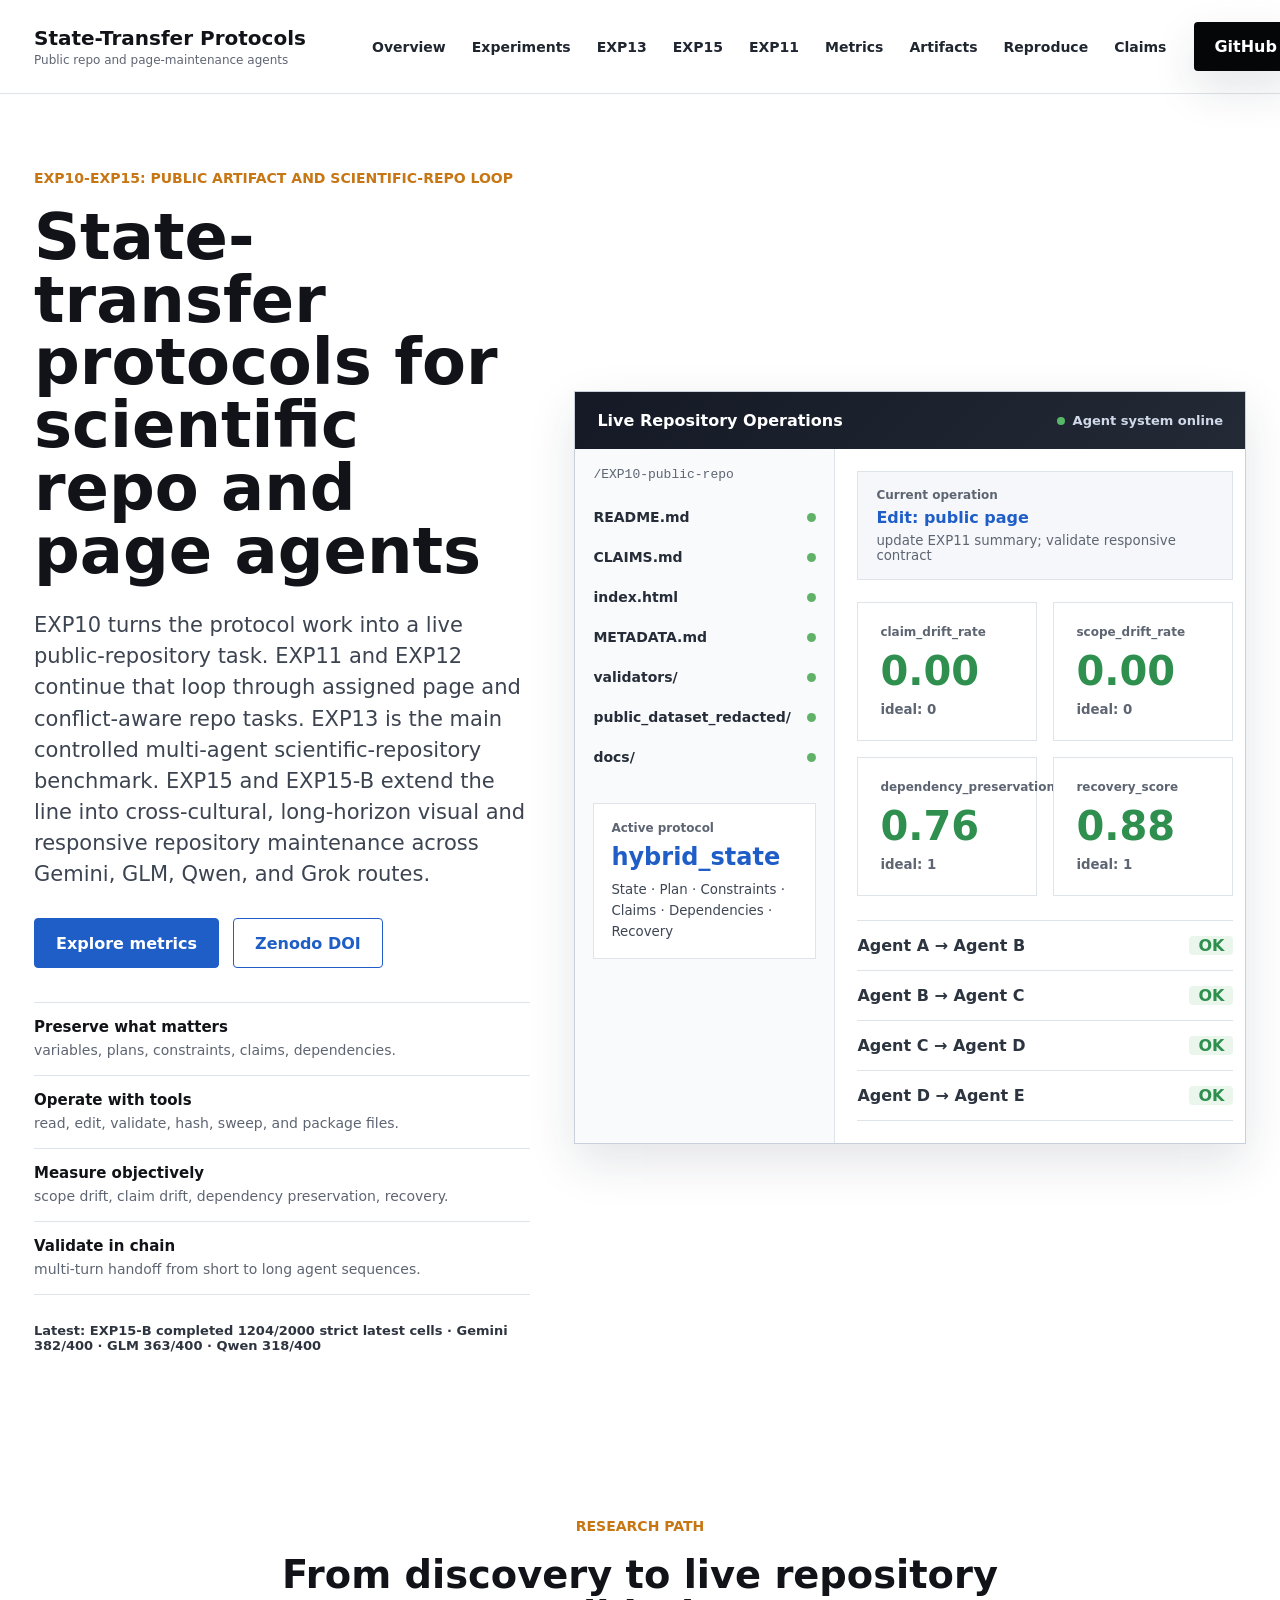
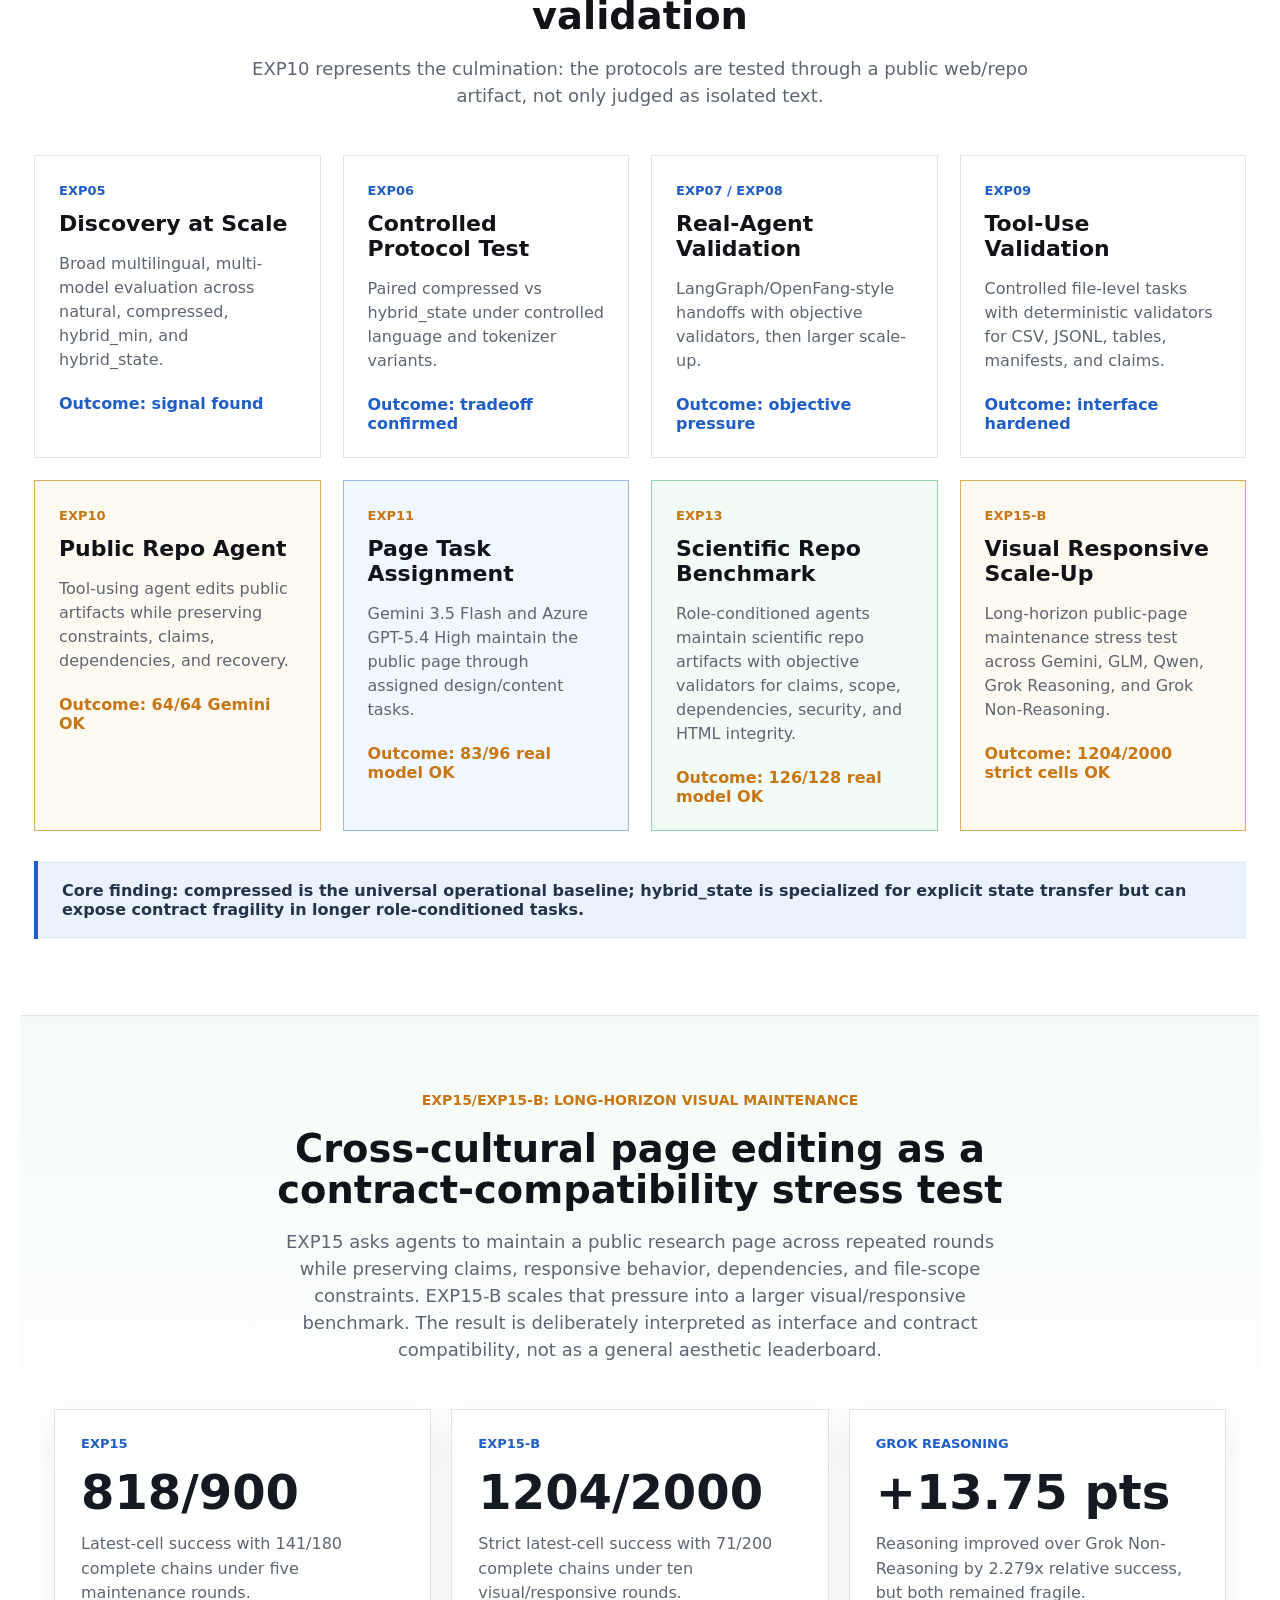
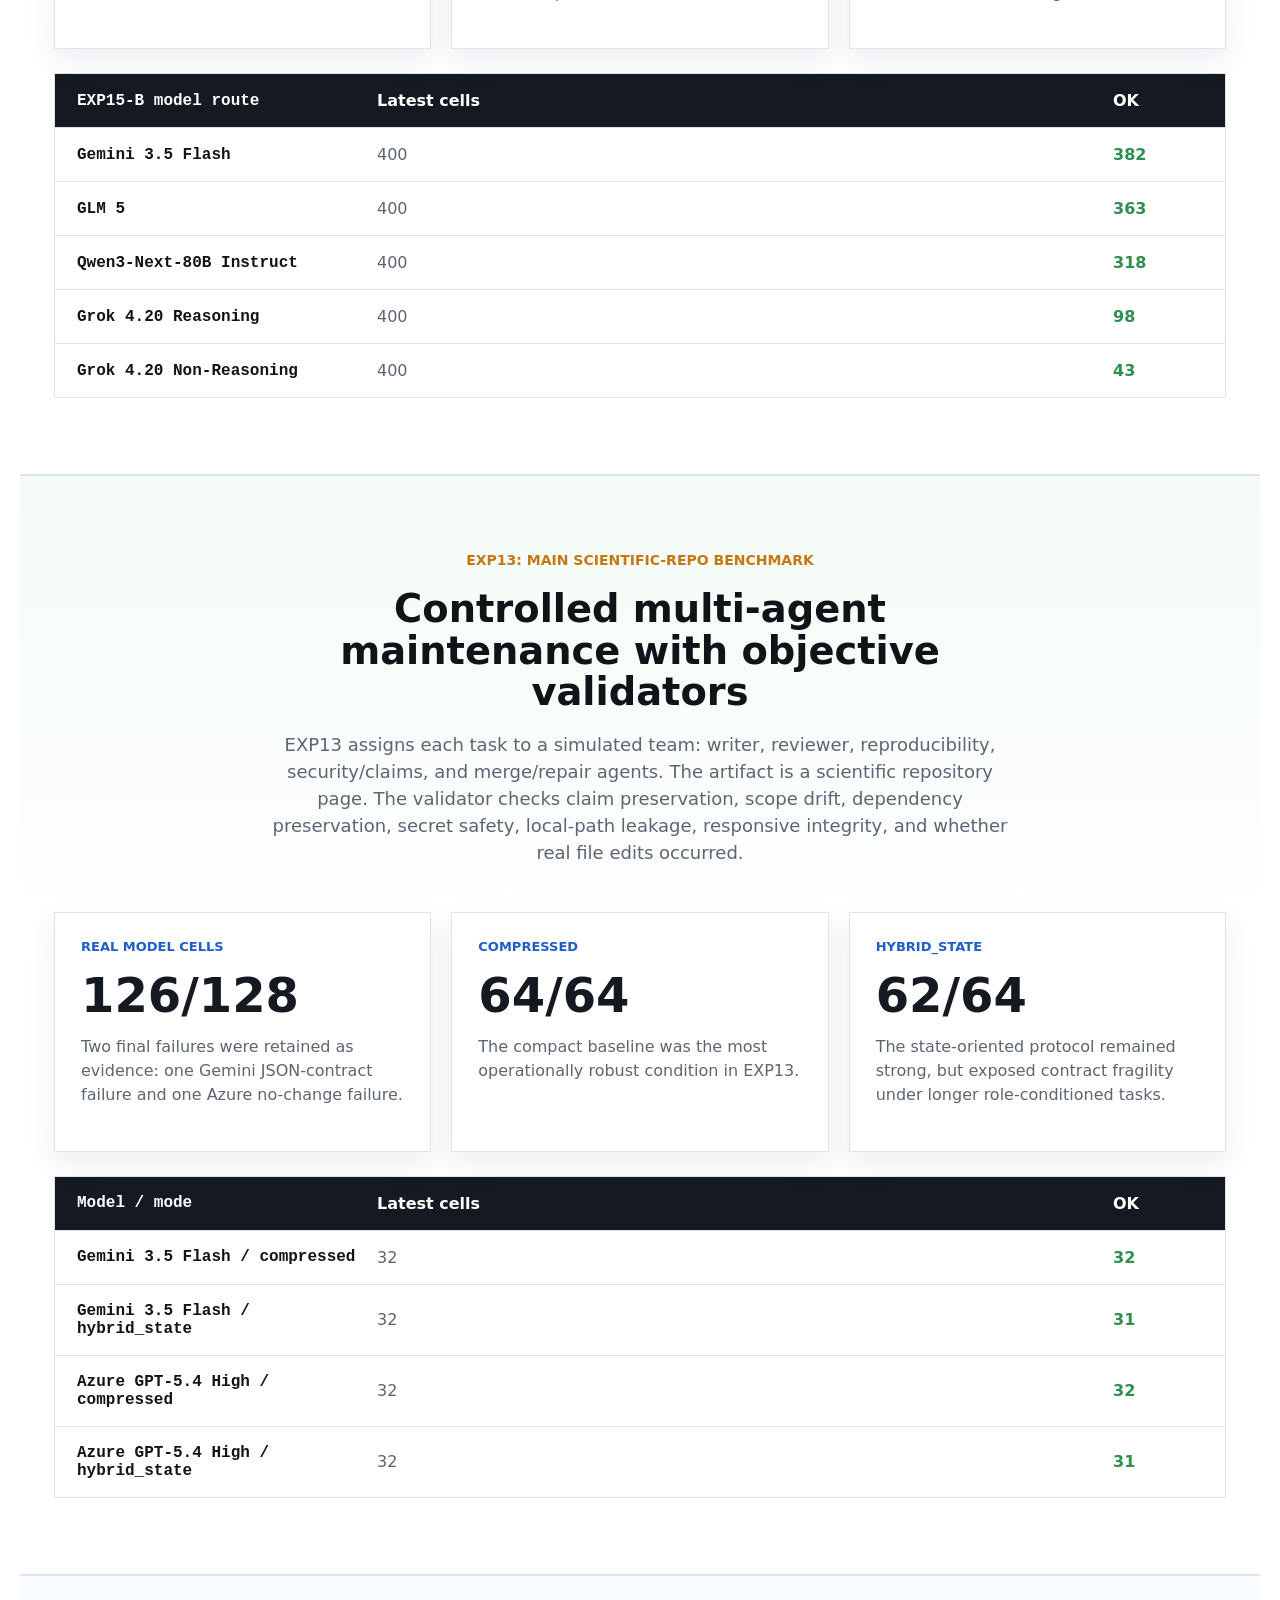
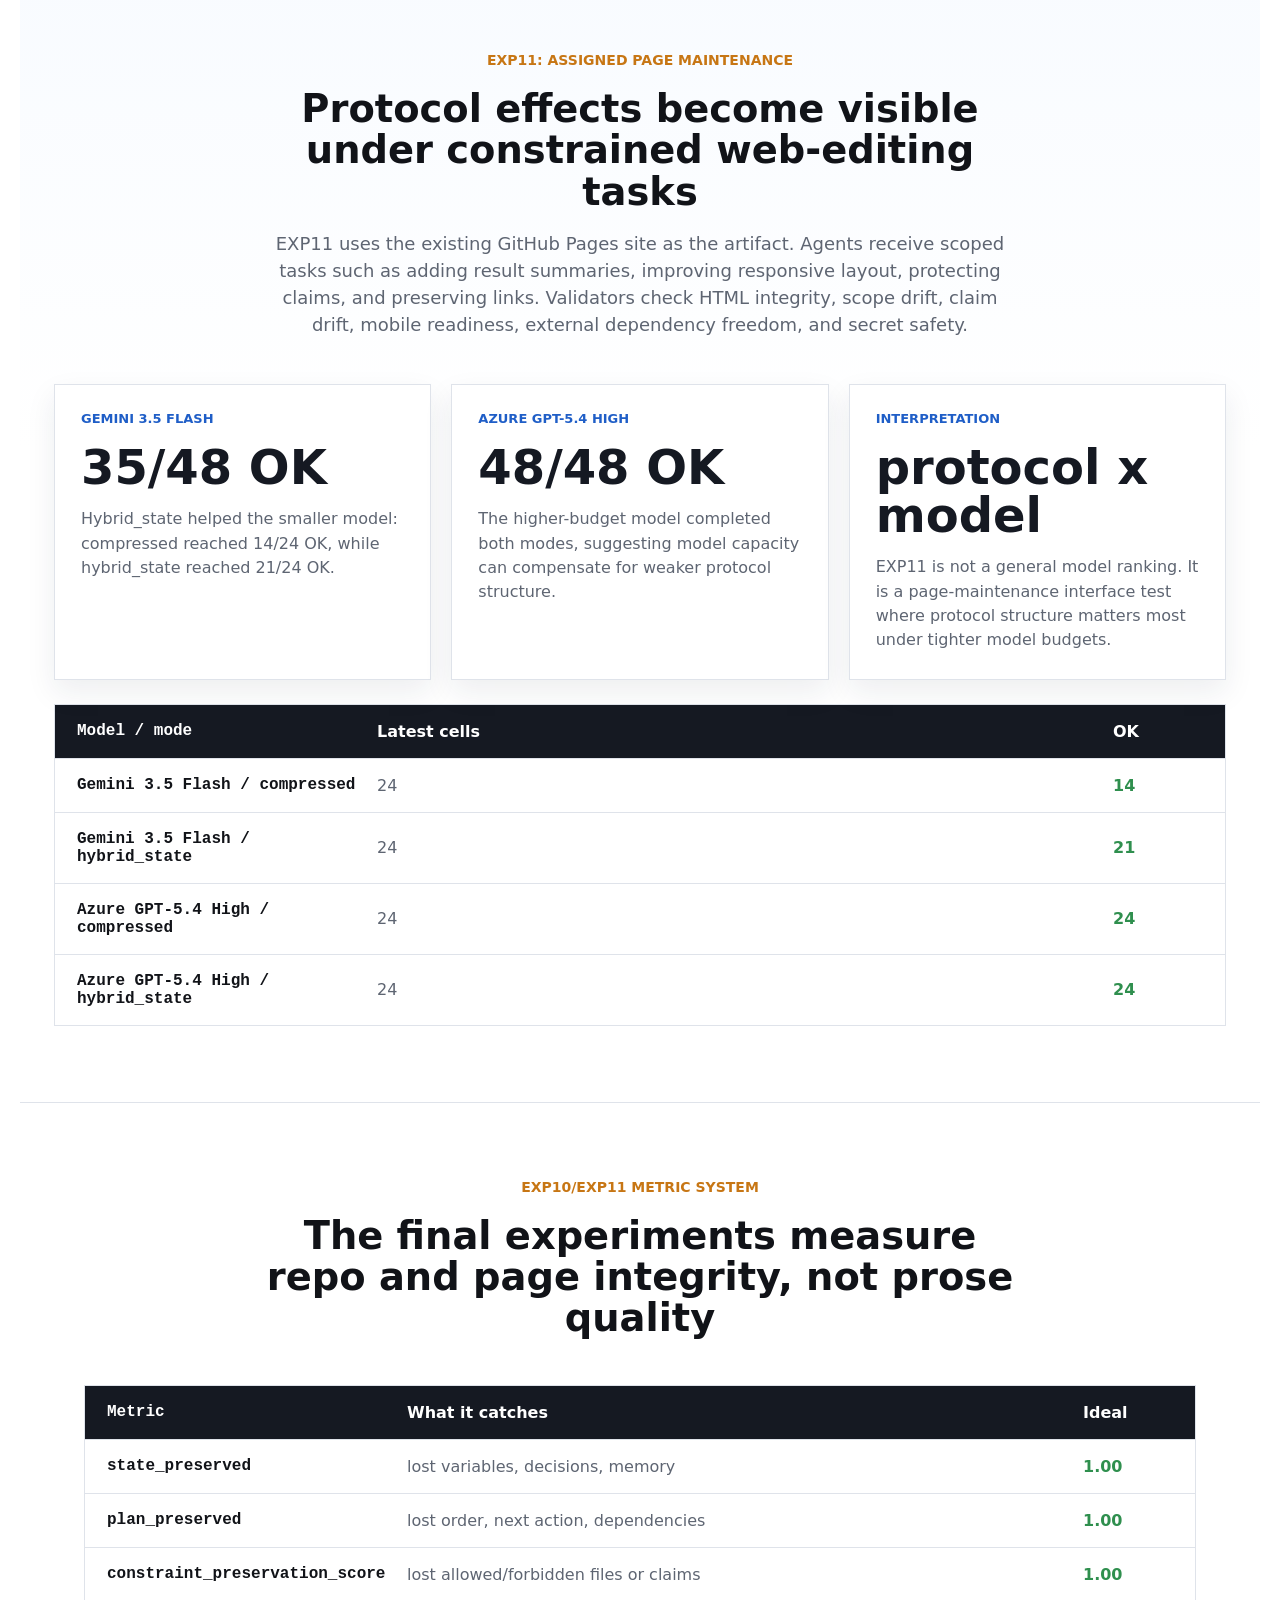
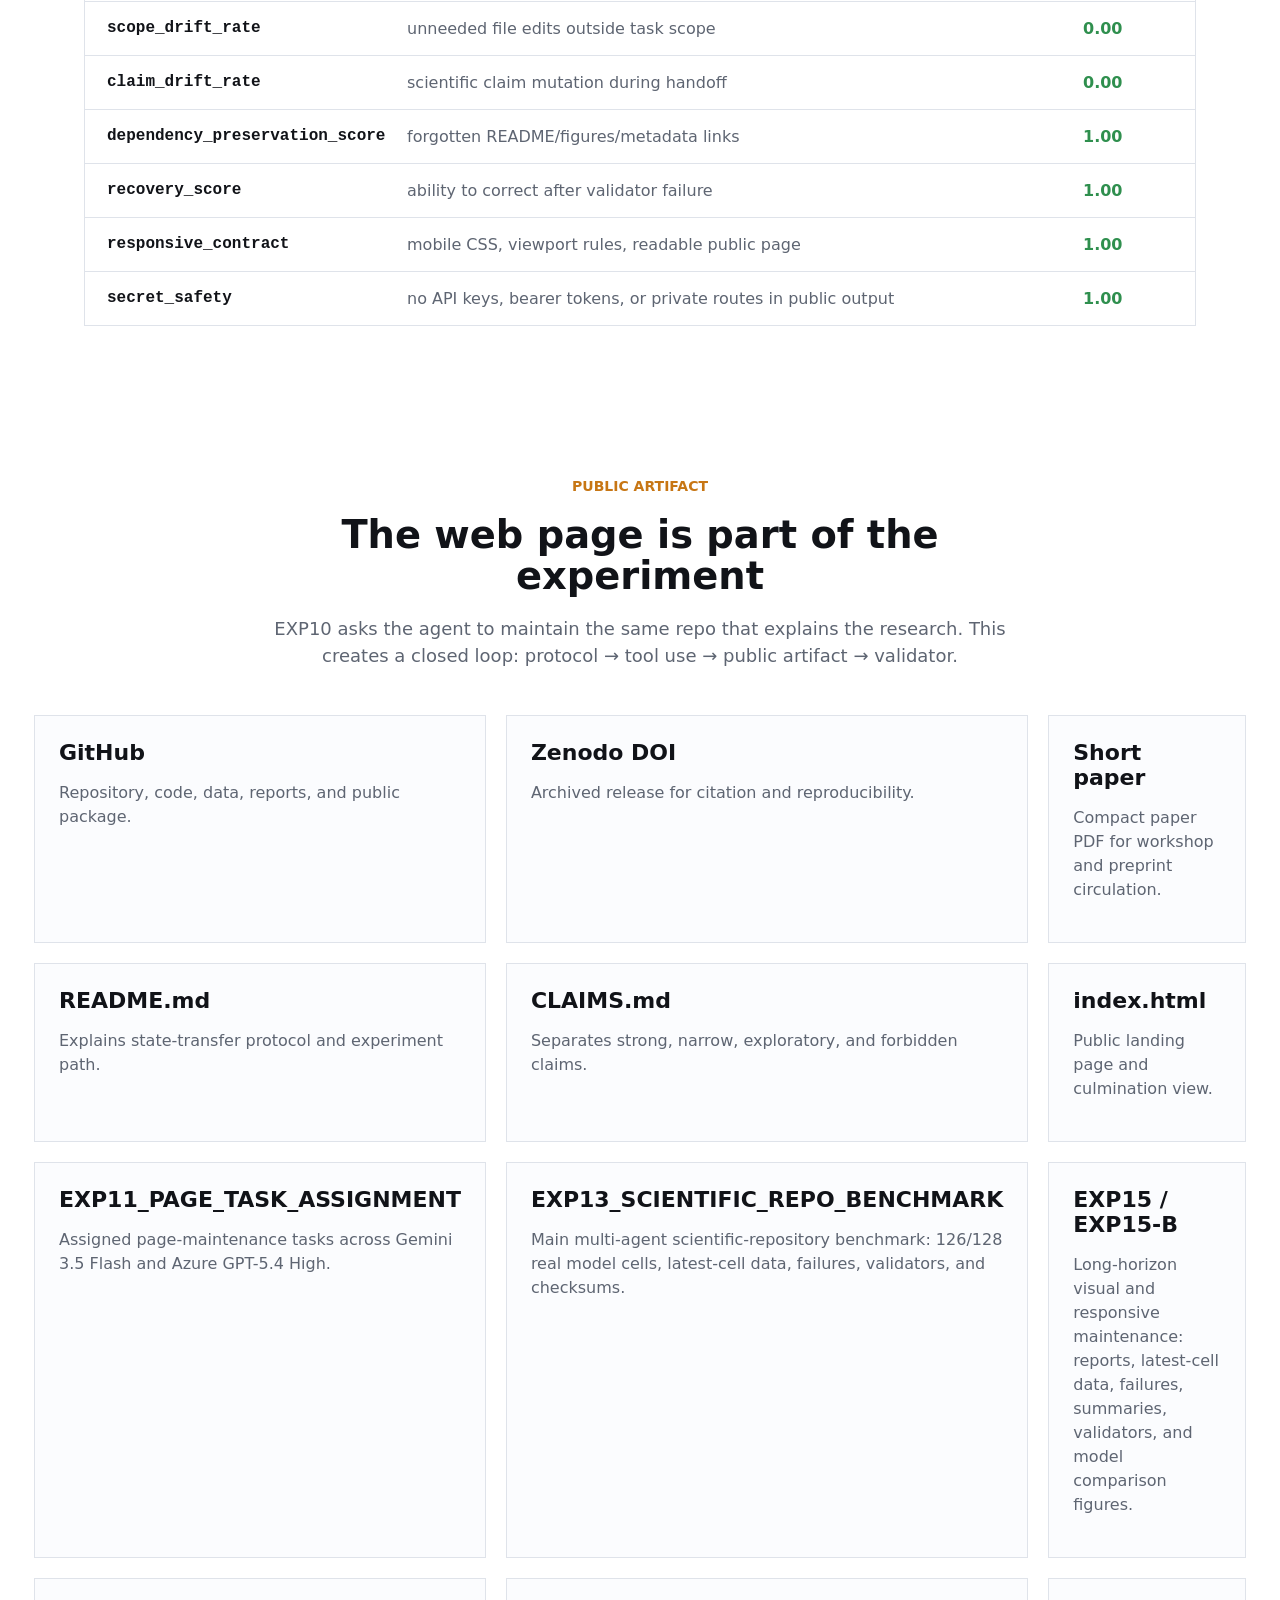
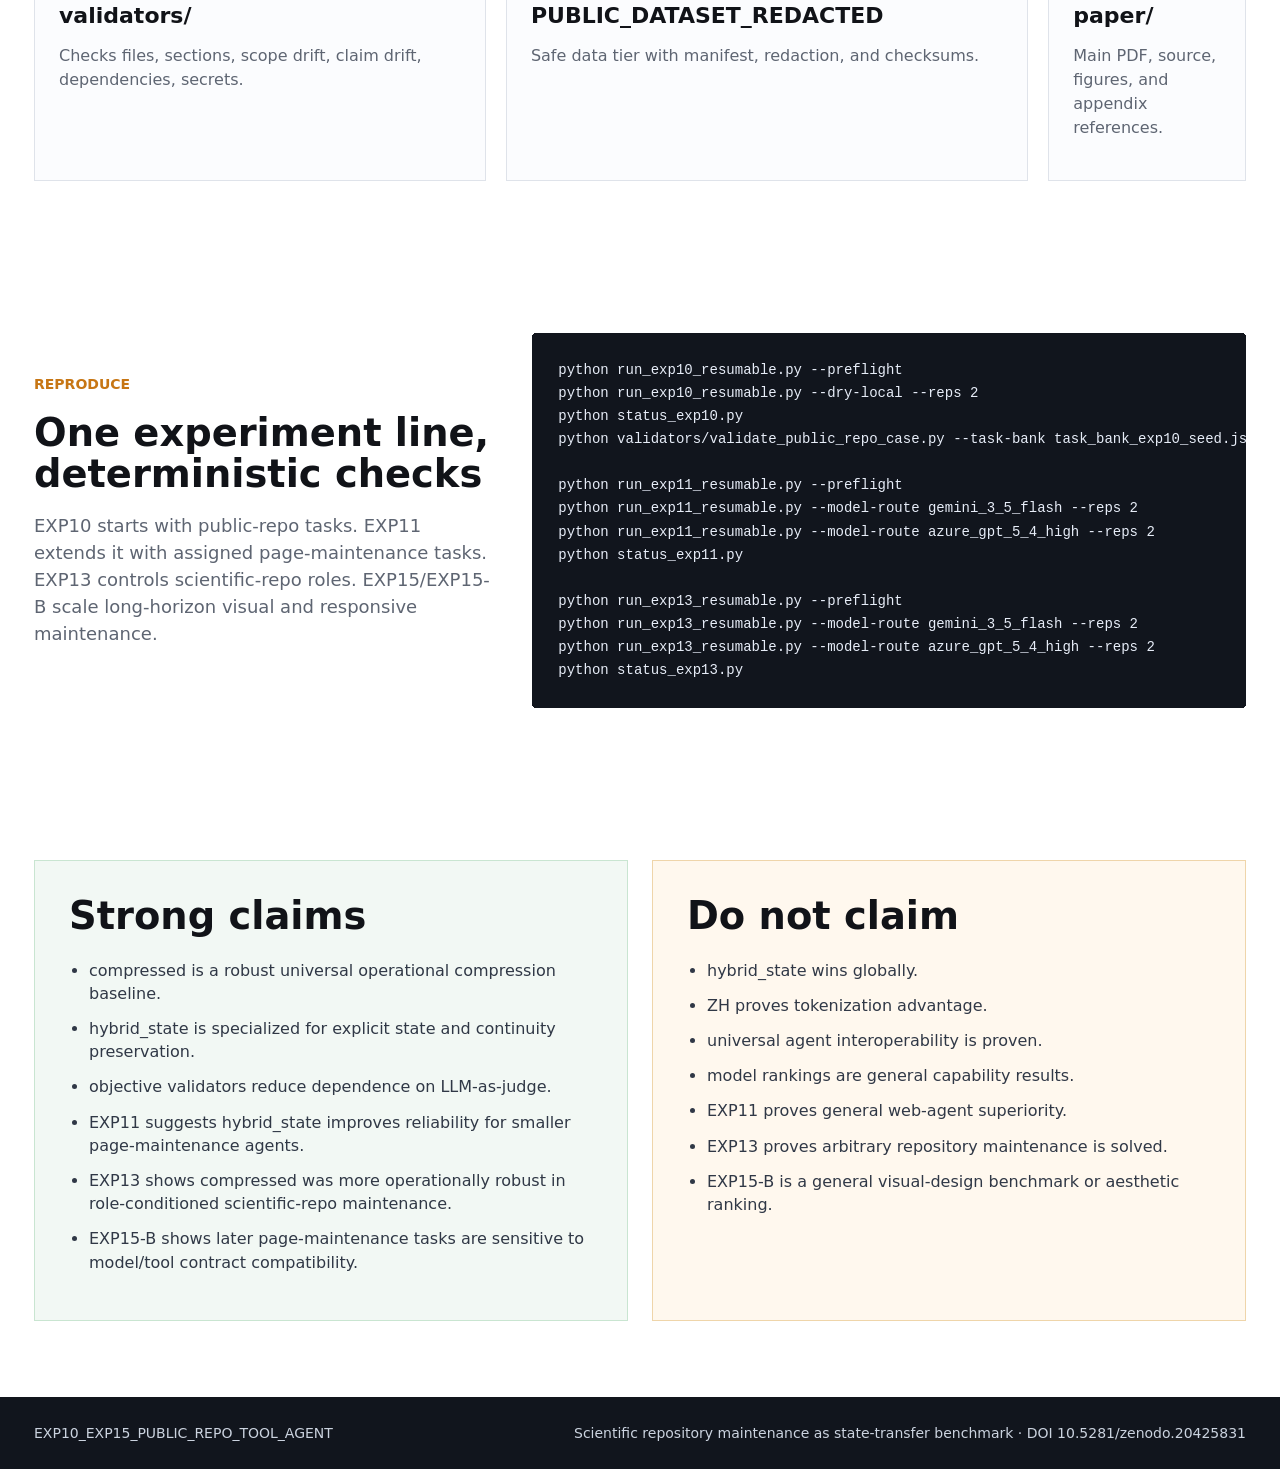
<file: docs/index.html>
﻿<!doctype html>
<html lang="en">
<head>
  <meta charset="utf-8">
  <meta name="viewport" content="width=device-width, initial-scale=1">
  <title>State-Transfer Protocols · EXP10-EXP15</title>
  <link rel="stylesheet" href="styles.css">
</head>
<body>
  <header class="topbar">
    <a class="brand" href="#overview" aria-label="State-transfer protocols home">
      <span class="brand-title">State-Transfer Protocols</span>
      <span class="brand-subtitle">Public repo and page-maintenance agents</span>
    </a>
    <nav class="nav" aria-label="Main navigation">
      <a href="#overview">Overview</a>
      <a href="#experiments">Experiments</a>
      <a href="#exp13">EXP13</a>
      <a href="#exp15">EXP15</a>
      <a href="#exp11">EXP11</a>
      <a href="#metrics">Metrics</a>
      <a href="#artifacts">Artifacts</a>
      <a href="#reproduce">Reproduce</a>
      <a href="#claims">Claims</a>
    </nav>
    <a class="repo-link" href="https://github.com/DaosPath/state-transfer-protocols">GitHub</a>
  </header>

  <main>
    <section id="overview" class="hero section">
      <div class="hero-copy">
        <p class="section-label">EXP10-EXP15: public artifact and scientific-repo loop</p>
        <h1>State-transfer protocols for scientific repo and page agents</h1>
        <p class="lead">
          EXP10 turns the protocol work into a live public-repository task.
          EXP11 and EXP12 continue that loop through assigned page and conflict-aware repo tasks.
          EXP13 is the main controlled multi-agent scientific-repository benchmark.
          EXP15 and EXP15-B extend the line into cross-cultural, long-horizon visual
          and responsive repository maintenance across Gemini, GLM, Qwen, and Grok routes.
        </p>
        <div class="hero-actions">
          <a class="button primary" href="#metrics">Explore metrics</a>
          <a class="button secondary" href="https://doi.org/10.5281/zenodo.20425831">Zenodo DOI</a>
        </div>
        <ul class="proof-list">
          <li><strong>Preserve what matters</strong><span>variables, plans, constraints, claims, dependencies.</span></li>
          <li><strong>Operate with tools</strong><span>read, edit, validate, hash, sweep, and package files.</span></li>
          <li><strong>Measure objectively</strong><span>scope drift, claim drift, dependency preservation, recovery.</span></li>
          <li><strong>Validate in chain</strong><span>multi-turn handoff from short to long agent sequences.</span></li>
        </ul>
        <p class="run-line">Latest: EXP15-B completed 1204/2000 strict latest cells · Gemini 382/400 · GLM 363/400 · Qwen 318/400</p>
      </div>

      <aside class="ops-panel" aria-label="Live repository operations summary">
        <div class="ops-header">
          <span>Live Repository Operations</span>
          <span class="status-dot">Agent system online</span>
        </div>
        <div class="ops-grid">
          <div class="file-tree">
            <p class="tree-root">/EXP10-public-repo</p>
            <ul>
              <li><span>README.md</span><i></i></li>
              <li><span>CLAIMS.md</span><i></i></li>
              <li><span>index.html</span><i></i></li>
              <li><span>METADATA.md</span><i></i></li>
              <li><span>validators/</span><i></i></li>
              <li><span>public_dataset_redacted/</span><i></i></li>
              <li><span>docs/</span><i></i></li>
            </ul>
            <div class="protocol-card">
              <span>Active protocol</span>
              <strong>hybrid_state</strong>
              <small>State · Plan · Constraints · Claims · Dependencies · Recovery</small>
            </div>
          </div>
          <div class="operation-feed">
            <div class="current-op">
              <span>Current operation</span>
              <strong>Edit: public page</strong>
              <small>update EXP11 summary; validate responsive contract</small>
            </div>
            <div class="metric-grid">
              <article>
                <span>claim_drift_rate</span>
                <strong>0.00</strong>
                <small>ideal: 0</small>
              </article>
              <article>
                <span>scope_drift_rate</span>
                <strong>0.00</strong>
                <small>ideal: 0</small>
              </article>
              <article>
                <span>dependency_preservation</span>
                <strong>0.76</strong>
                <small>ideal: 1</small>
              </article>
              <article>
                <span>recovery_score</span>
                <strong>0.88</strong>
                <small>ideal: 1</small>
              </article>
            </div>
            <div class="handoff-list">
              <div><span>Agent A → Agent B</span><b>OK</b></div>
              <div><span>Agent B → Agent C</span><b>OK</b></div>
              <div><span>Agent C → Agent D</span><b>OK</b></div>
              <div><span>Agent D → Agent E</span><b>OK</b></div>
            </div>
          </div>
        </div>
      </aside>
    </section>

    <section id="experiments" class="section journey">
      <div class="section-heading">
        <p class="section-label">Research path</p>
        <h2>From discovery to live repository validation</h2>
        <p>EXP10 represents the culmination: the protocols are tested through a public web/repo artifact, not only judged as isolated text.</p>
      </div>
      <div class="timeline">
        <article>
          <span>EXP05</span>
          <h3>Discovery at Scale</h3>
          <p>Broad multilingual, multi-model evaluation across natural, compressed, hybrid_min, and hybrid_state.</p>
          <strong>Outcome: signal found</strong>
        </article>
        <article>
          <span>EXP06</span>
          <h3>Controlled Protocol Test</h3>
          <p>Paired compressed vs hybrid_state under controlled language and tokenizer variants.</p>
          <strong>Outcome: tradeoff confirmed</strong>
        </article>
        <article>
          <span>EXP07 / EXP08</span>
          <h3>Real-Agent Validation</h3>
          <p>LangGraph/OpenFang-style handoffs with objective validators, then larger scale-up.</p>
          <strong>Outcome: objective pressure</strong>
        </article>
        <article>
          <span>EXP09</span>
          <h3>Tool-Use Validation</h3>
          <p>Controlled file-level tasks with deterministic validators for CSV, JSONL, tables, manifests, and claims.</p>
          <strong>Outcome: interface hardened</strong>
        </article>
        <article class="highlight">
          <span>EXP10</span>
          <h3>Public Repo Agent</h3>
          <p>Tool-using agent edits public artifacts while preserving constraints, claims, dependencies, and recovery.</p>
          <strong>Outcome: 64/64 Gemini OK</strong>
        </article>
        <article class="highlight blue">
          <span>EXP11</span>
          <h3>Page Task Assignment</h3>
          <p>Gemini 3.5 Flash and Azure GPT-5.4 High maintain the public page through assigned design/content tasks.</p>
          <strong>Outcome: 83/96 real model OK</strong>
        </article>
        <article class="highlight green">
          <span>EXP13</span>
          <h3>Scientific Repo Benchmark</h3>
          <p>Role-conditioned agents maintain scientific repo artifacts with objective validators for claims, scope, dependencies, security, and HTML integrity.</p>
          <strong>Outcome: 126/128 real model OK</strong>
        </article>
        <article class="highlight">
          <span>EXP15-B</span>
          <h3>Visual Responsive Scale-Up</h3>
          <p>Long-horizon public-page maintenance stress test across Gemini, GLM, Qwen, Grok Reasoning, and Grok Non-Reasoning.</p>
          <strong>Outcome: 1204/2000 strict cells OK</strong>
        </article>
      </div>
      <p class="core-finding">Core finding: compressed is the universal operational baseline; hybrid_state is specialized for explicit state transfer but can expose contract fragility in longer role-conditioned tasks.</p>
    </section>

    <section id="exp15" class="section exp13-highlight">
      <div class="section-heading narrow">
        <p class="section-label">EXP15/EXP15-B: long-horizon visual maintenance</p>
        <h2>Cross-cultural page editing as a contract-compatibility stress test</h2>
        <p>
          EXP15 asks agents to maintain a public research page across repeated rounds while preserving claims,
          responsive behavior, dependencies, and file-scope constraints. EXP15-B scales that pressure into
          a larger visual/responsive benchmark. The result is deliberately interpreted as interface and contract
          compatibility, not as a general aesthetic leaderboard.
        </p>
      </div>

      <div class="result-grid">
        <article class="result-card">
          <span class="result-label">EXP15</span>
          <strong class="score">818/900</strong>
          <p>Latest-cell success with 141/180 complete chains under five maintenance rounds.</p>
        </article>
        <article class="result-card">
          <span class="result-label">EXP15-B</span>
          <strong class="score">1204/2000</strong>
          <p>Strict latest-cell success with 71/200 complete chains under ten visual/responsive rounds.</p>
        </article>
        <article class="result-card">
          <span class="result-label">Grok Reasoning</span>
          <strong class="score">+13.75 pts</strong>
          <p>Reasoning improved over Grok Non-Reasoning by 2.279x relative success, but both remained fragile.</p>
        </article>
      </div>

      <div class="comparison-table" role="table" aria-label="EXP15-B model summary">
        <div class="row header" role="row">
          <span>EXP15-B model route</span><span>Latest cells</span><span>OK</span>
        </div>
        <div class="row"><span>Gemini 3.5 Flash</span><span>400</span><span>382</span></div>
        <div class="row"><span>GLM 5</span><span>400</span><span>363</span></div>
        <div class="row"><span>Qwen3-Next-80B Instruct</span><span>400</span><span>318</span></div>
        <div class="row"><span>Grok 4.20 Reasoning</span><span>400</span><span>98</span></div>
        <div class="row"><span>Grok 4.20 Non-Reasoning</span><span>400</span><span>43</span></div>
      </div>
    </section>

    <section id="exp13" class="section exp13-highlight">
      <div class="section-heading narrow">
        <p class="section-label">EXP13: main scientific-repo benchmark</p>
        <h2>Controlled multi-agent maintenance with objective validators</h2>
        <p>
          EXP13 assigns each task to a simulated team: writer, reviewer, reproducibility, security/claims, and merge/repair agents.
          The artifact is a scientific repository page. The validator checks claim preservation, scope drift, dependency preservation,
          secret safety, local-path leakage, responsive integrity, and whether real file edits occurred.
        </p>
      </div>

      <div class="result-grid">
        <article class="result-card">
          <span class="result-label">Real model cells</span>
          <strong class="score">126/128</strong>
          <p>Two final failures were retained as evidence: one Gemini JSON-contract failure and one Azure no-change failure.</p>
        </article>
        <article class="result-card">
          <span class="result-label">compressed</span>
          <strong class="score">64/64</strong>
          <p>The compact baseline was the most operationally robust condition in EXP13.</p>
        </article>
        <article class="result-card">
          <span class="result-label">hybrid_state</span>
          <strong class="score">62/64</strong>
          <p>The state-oriented protocol remained strong, but exposed contract fragility under longer role-conditioned tasks.</p>
        </article>
      </div>

      <div class="comparison-table" role="table" aria-label="EXP13 model and mode summary">
        <div class="row header" role="row">
          <span>Model / mode</span><span>Latest cells</span><span>OK</span>
        </div>
        <div class="row"><span>Gemini 3.5 Flash / compressed</span><span>32</span><span>32</span></div>
        <div class="row"><span>Gemini 3.5 Flash / hybrid_state</span><span>32</span><span>31</span></div>
        <div class="row"><span>Azure GPT-5.4 High / compressed</span><span>32</span><span>32</span></div>
        <div class="row"><span>Azure GPT-5.4 High / hybrid_state</span><span>32</span><span>31</span></div>
      </div>
    </section>

    <section id="exp11" class="section exp11-highlight">
      <div class="section-heading narrow">
        <p class="section-label">EXP11: assigned page maintenance</p>
        <h2>Protocol effects become visible under constrained web-editing tasks</h2>
        <p>
          EXP11 uses the existing GitHub Pages site as the artifact. Agents receive scoped tasks such as adding result summaries,
          improving responsive layout, protecting claims, and preserving links. Validators check HTML integrity, scope drift,
          claim drift, mobile readiness, external dependency freedom, and secret safety.
        </p>
      </div>

      <div class="result-grid">
        <article class="result-card">
          <span class="result-label">Gemini 3.5 Flash</span>
          <strong class="score">35/48 OK</strong>
          <p>Hybrid_state helped the smaller model: compressed reached 14/24 OK, while hybrid_state reached 21/24 OK.</p>
        </article>
        <article class="result-card">
          <span class="result-label">Azure GPT-5.4 High</span>
          <strong class="score">48/48 OK</strong>
          <p>The higher-budget model completed both modes, suggesting model capacity can compensate for weaker protocol structure.</p>
        </article>
        <article class="result-card">
          <span class="result-label">Interpretation</span>
          <strong class="score">protocol x model</strong>
          <p>EXP11 is not a general model ranking. It is a page-maintenance interface test where protocol structure matters most under tighter model budgets.</p>
        </article>
      </div>

      <div class="comparison-table" role="table" aria-label="EXP11 model and mode summary">
        <div class="row header" role="row">
          <span>Model / mode</span><span>Latest cells</span><span>OK</span>
        </div>
        <div class="row"><span>Gemini 3.5 Flash / compressed</span><span>24</span><span>14</span></div>
        <div class="row"><span>Gemini 3.5 Flash / hybrid_state</span><span>24</span><span>21</span></div>
        <div class="row"><span>Azure GPT-5.4 High / compressed</span><span>24</span><span>24</span></div>
        <div class="row"><span>Azure GPT-5.4 High / hybrid_state</span><span>24</span><span>24</span></div>
      </div>
    </section>

    <section id="metrics" class="section metrics-section">
      <div class="section-heading narrow">
        <p class="section-label">EXP10/EXP11 metric system</p>
        <h2>The final experiments measure repo and page integrity, not prose quality</h2>
      </div>
      <div class="metrics-table" role="table" aria-label="EXP10 metrics">
        <div class="row header" role="row">
          <span>Metric</span><span>What it catches</span><span>Ideal</span>
        </div>
        <div class="row"><span>state_preserved</span><span>lost variables, decisions, memory</span><span>1.00</span></div>
        <div class="row"><span>plan_preserved</span><span>lost order, next action, dependencies</span><span>1.00</span></div>
        <div class="row"><span>constraint_preservation_score</span><span>lost allowed/forbidden files or claims</span><span>1.00</span></div>
        <div class="row"><span>scope_drift_rate</span><span>unneeded file edits outside task scope</span><span>0.00</span></div>
        <div class="row"><span>claim_drift_rate</span><span>scientific claim mutation during handoff</span><span>0.00</span></div>
        <div class="row"><span>dependency_preservation_score</span><span>forgotten README/figures/metadata links</span><span>1.00</span></div>
        <div class="row"><span>recovery_score</span><span>ability to correct after validator failure</span><span>1.00</span></div>
        <div class="row"><span>responsive_contract</span><span>mobile CSS, viewport rules, readable public page</span><span>1.00</span></div>
        <div class="row"><span>secret_safety</span><span>no API keys, bearer tokens, or private routes in public output</span><span>1.00</span></div>
      </div>
    </section>

    <section id="artifacts" class="section artifacts">
      <div class="section-heading narrow">
        <p class="section-label">Public artifact</p>
        <h2>The web page is part of the experiment</h2>
        <p>EXP10 asks the agent to maintain the same repo that explains the research. This creates a closed loop: protocol → tool use → public artifact → validator.</p>
      </div>
      <div class="artifact-grid">
        <article><h3>GitHub</h3><p><a href="https://github.com/DaosPath/state-transfer-protocols">Repository, code, data, reports, and public package.</a></p></article>
        <article><h3>Zenodo DOI</h3><p><a href="https://doi.org/10.5281/zenodo.20425831">Archived release for citation and reproducibility.</a></p></article>
        <article><h3>Short paper</h3><p><a href="https://github.com/DaosPath/state-transfer-protocols/blob/main/paper_short/state_transfer_protocols_short_paper.pdf">Compact paper PDF for workshop and preprint circulation.</a></p></article>
        <article><h3>README.md</h3><p>Explains state-transfer protocol and experiment path.</p></article>
        <article><h3>CLAIMS.md</h3><p>Separates strong, narrow, exploratory, and forbidden claims.</p></article>
        <article><h3>index.html</h3><p>Public landing page and culmination view.</p></article>
        <article><h3>EXP11_PAGE_TASK_ASSIGNMENT</h3><p>Assigned page-maintenance tasks across Gemini 3.5 Flash and Azure GPT-5.4 High.</p></article>
        <article><h3>EXP13_SCIENTIFIC_REPO_BENCHMARK</h3><p>Main multi-agent scientific-repository benchmark: 126/128 real model cells, latest-cell data, failures, validators, and checksums.</p></article>
        <article><h3>EXP15 / EXP15-B</h3><p>Long-horizon visual and responsive maintenance: reports, latest-cell data, failures, summaries, validators, and model comparison figures.</p></article>
        <article><h3>validators/</h3><p>Checks files, sections, scope drift, claim drift, dependencies, secrets.</p></article>
        <article><h3>PUBLIC_DATASET_REDACTED</h3><p>Safe data tier with manifest, redaction, and checksums.</p></article>
        <article><h3>paper/</h3><p>Main PDF, source, figures, and appendix references.</p></article>
      </div>
    </section>

    <section id="reproduce" class="section reproduce">
      <div>
        <p class="section-label">Reproduce</p>
        <h2>One experiment line, deterministic checks</h2>
        <p>EXP10 starts with public-repo tasks. EXP11 extends it with assigned page-maintenance tasks. EXP13 controls scientific-repo roles. EXP15/EXP15-B scale long-horizon visual and responsive maintenance.</p>
      </div>
      <pre><code>python run_exp10_resumable.py --preflight
python run_exp10_resumable.py --dry-local --reps 2
python status_exp10.py
python validators/validate_public_repo_case.py --task-bank task_bank_exp10_seed.jsonl --task-id T001 --repo workspace_runs/T001__hybrid_state__rep1

python run_exp11_resumable.py --preflight
python run_exp11_resumable.py --model-route gemini_3_5_flash --reps 2
python run_exp11_resumable.py --model-route azure_gpt_5_4_high --reps 2
python status_exp11.py

python run_exp13_resumable.py --preflight
python run_exp13_resumable.py --model-route gemini_3_5_flash --reps 2
python run_exp13_resumable.py --model-route azure_gpt_5_4_high --reps 2
python status_exp13.py</code></pre>
    </section>

    <section id="claims" class="section claims">
      <div class="claim-column strong">
        <h2>Strong claims</h2>
        <ul>
          <li>compressed is a robust universal operational compression baseline.</li>
          <li>hybrid_state is specialized for explicit state and continuity preservation.</li>
          <li>objective validators reduce dependence on LLM-as-judge.</li>
          <li>EXP11 suggests hybrid_state improves reliability for smaller page-maintenance agents.</li>
          <li>EXP13 shows compressed was more operationally robust in role-conditioned scientific-repo maintenance.</li>
          <li>EXP15-B shows later page-maintenance tasks are sensitive to model/tool contract compatibility.</li>
        </ul>
      </div>
      <div class="claim-column careful">
        <h2>Do not claim</h2>
        <ul>
          <li>hybrid_state wins globally.</li>
          <li>ZH proves tokenization advantage.</li>
          <li>universal agent interoperability is proven.</li>
          <li>model rankings are general capability results.</li>
          <li>EXP11 proves general web-agent superiority.</li>
          <li>EXP13 proves arbitrary repository maintenance is solved.</li>
          <li>EXP15-B is a general visual-design benchmark or aesthetic ranking.</li>
        </ul>
      </div>
    </section>
  </main>

  <footer class="footer">
        <span>EXP10_EXP15_PUBLIC_REPO_TOOL_AGENT</span>
    <span>Scientific repository maintenance as state-transfer benchmark · DOI 10.5281/zenodo.20425831</span>
  </footer>
</body>
</html>
</file>
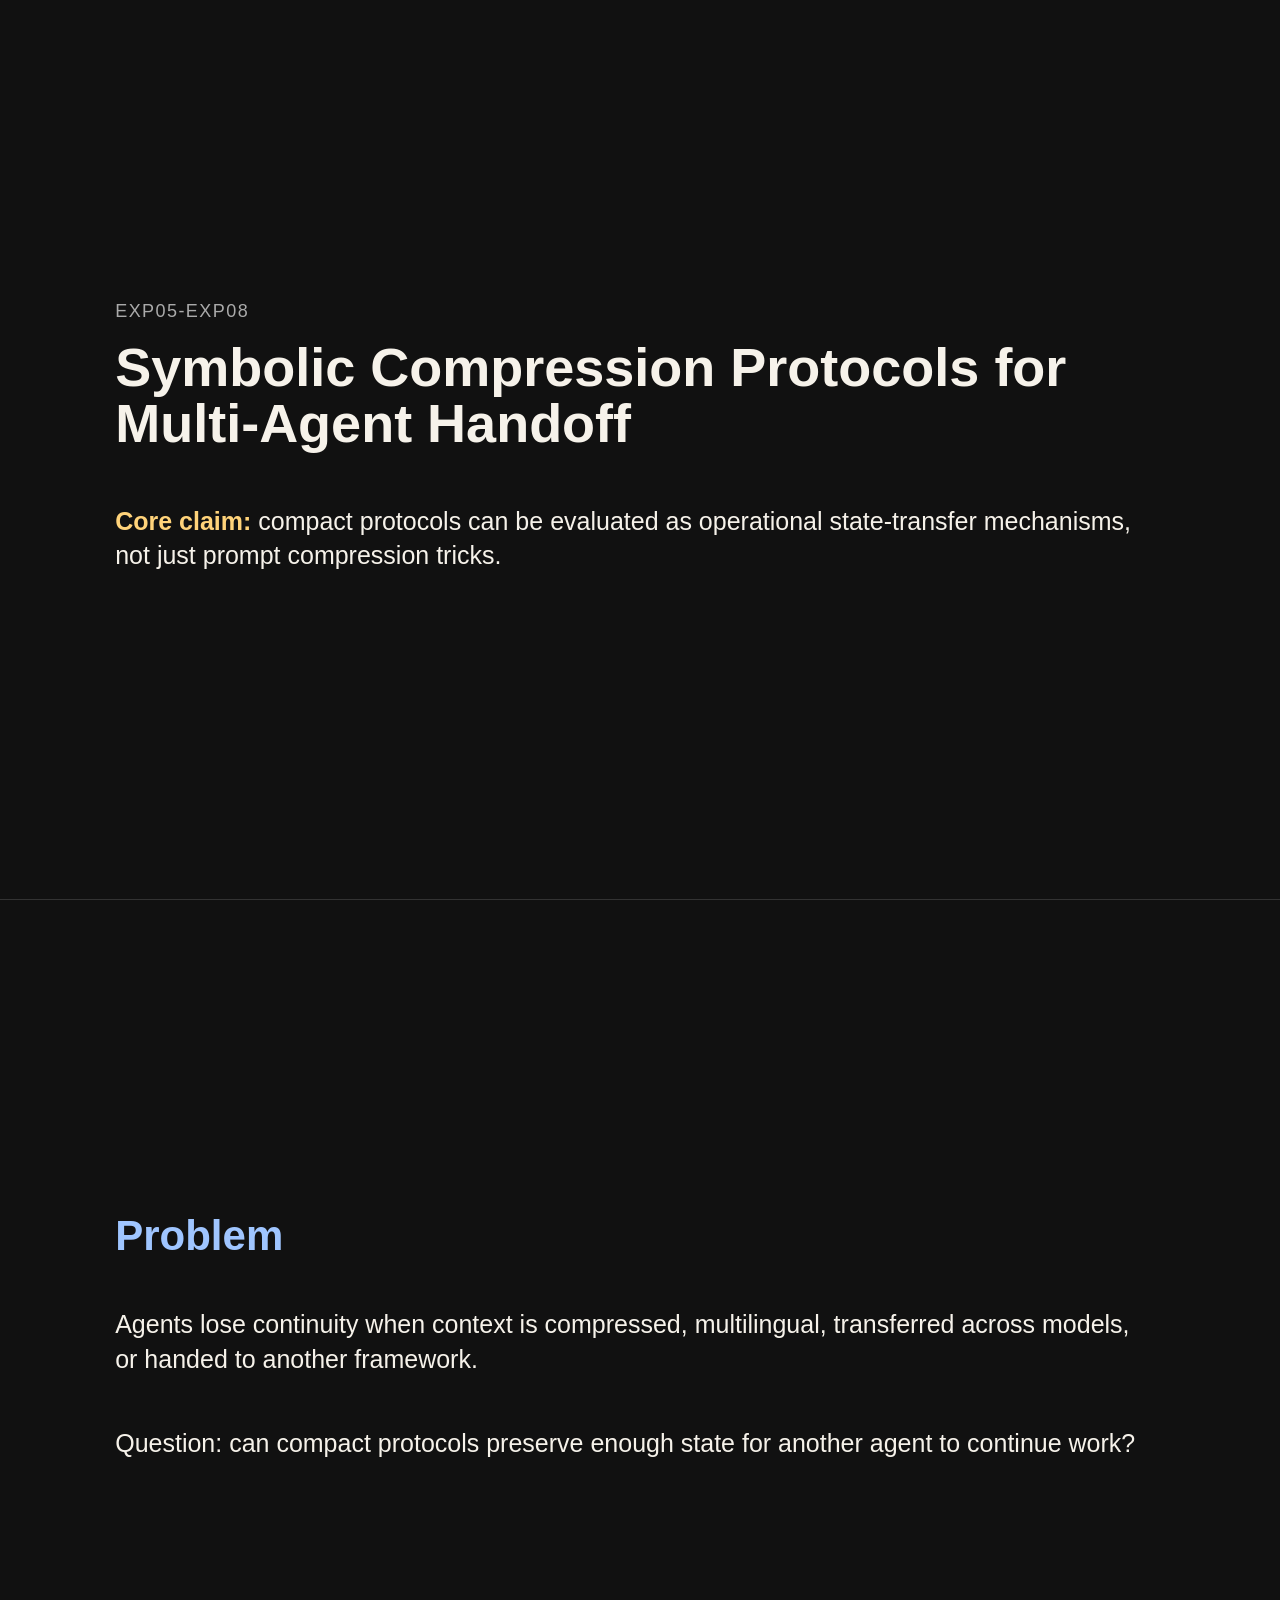
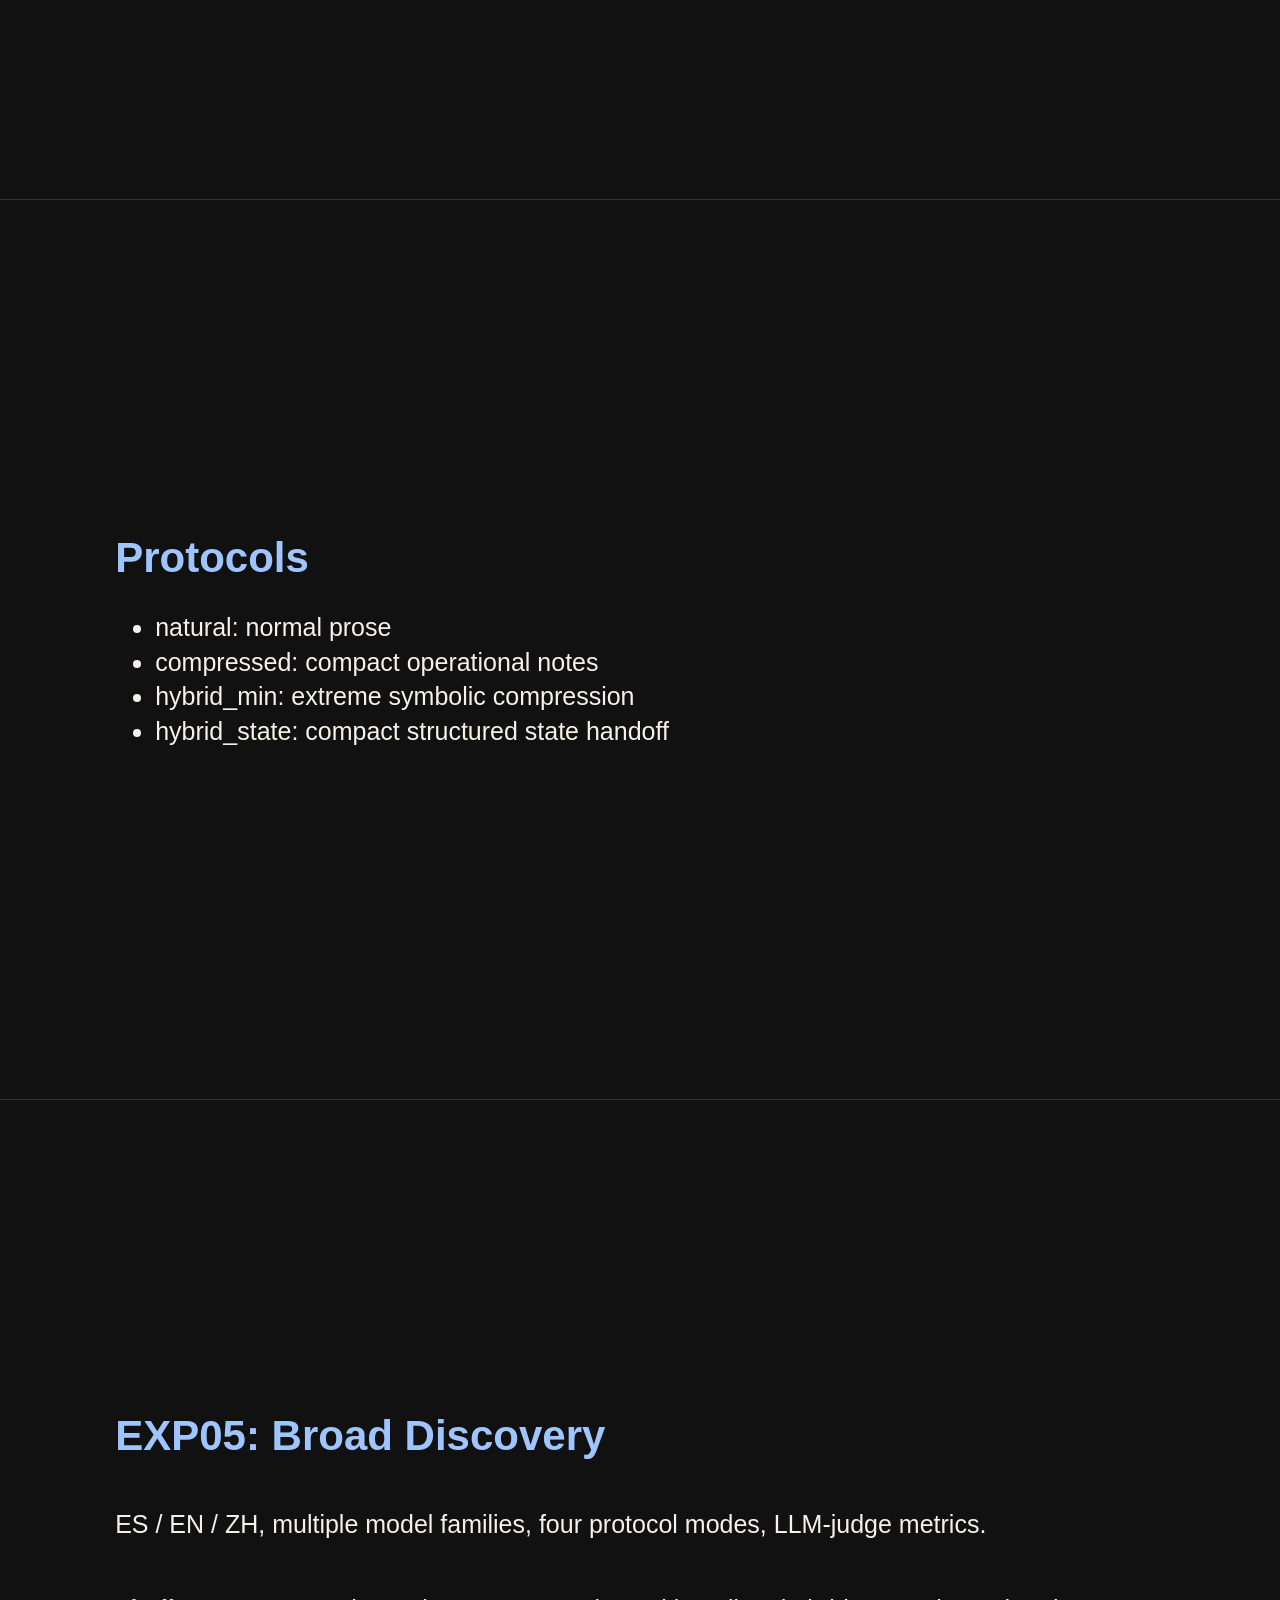
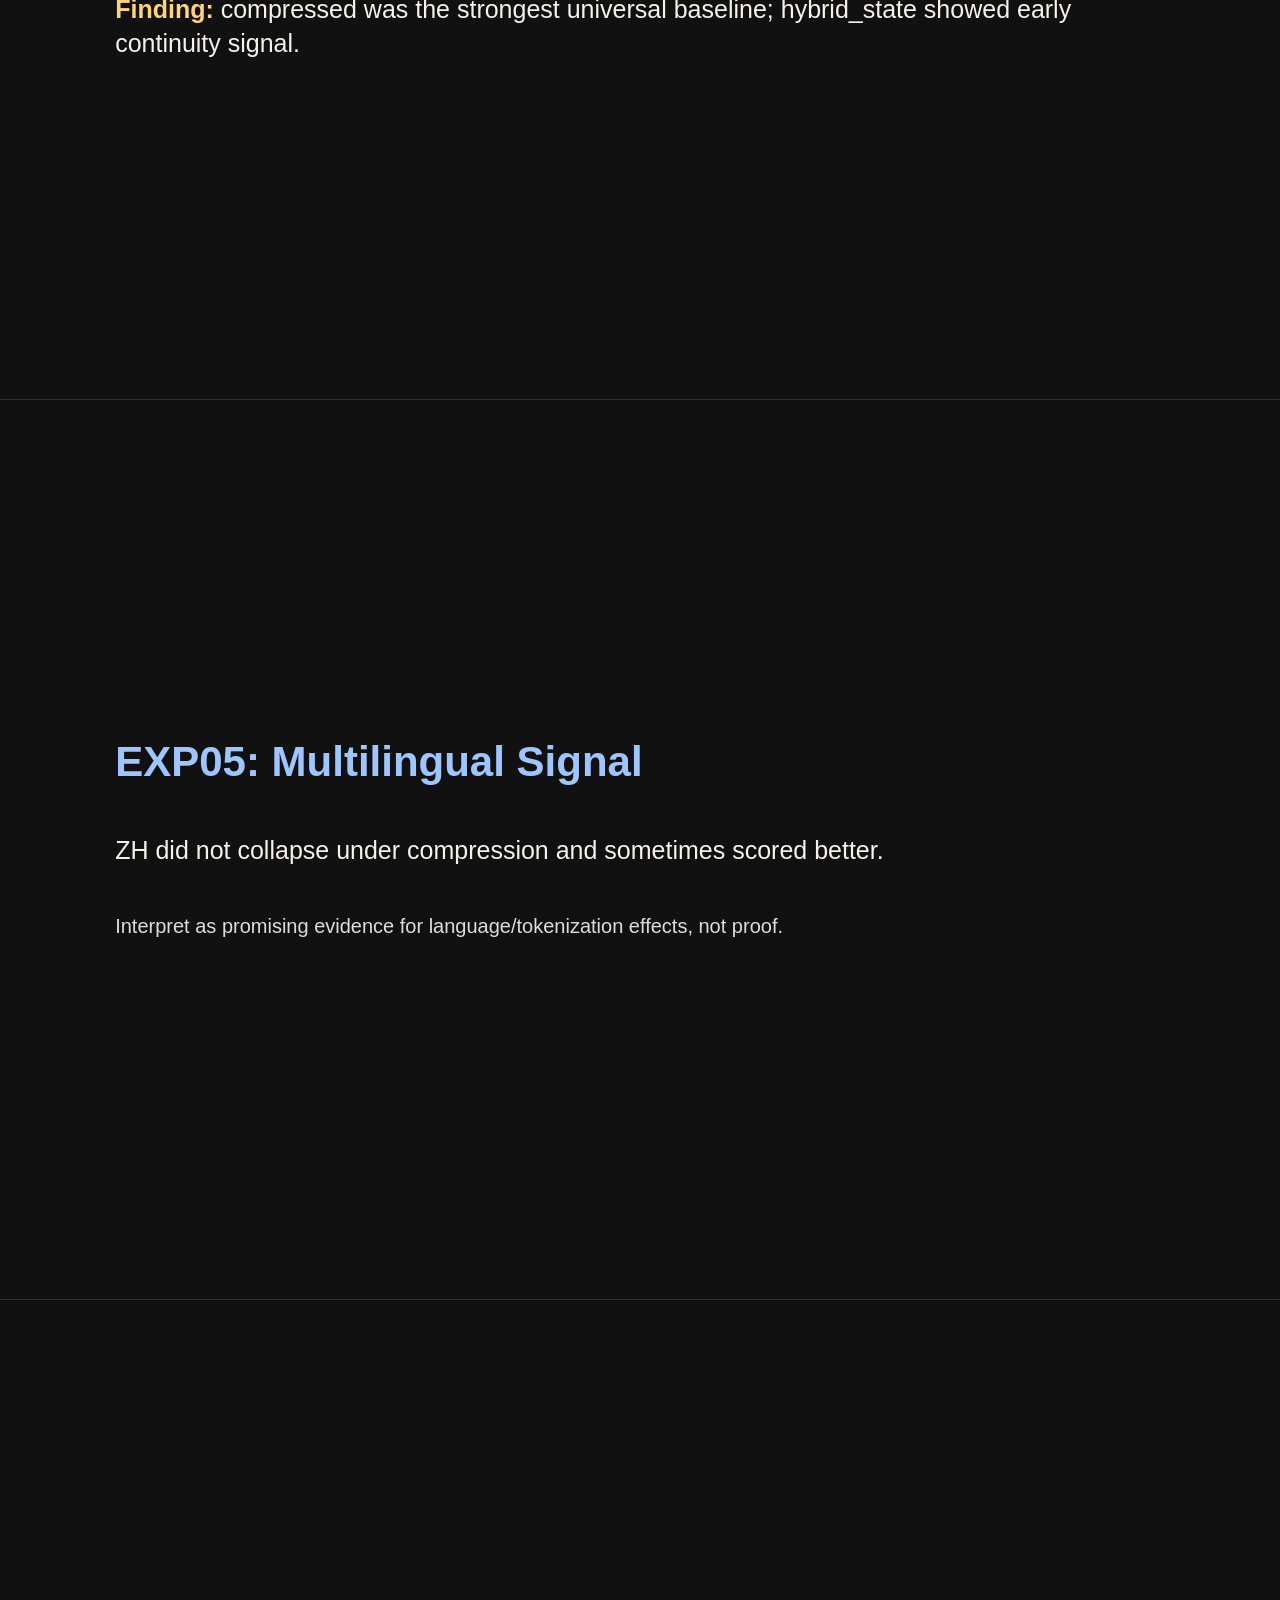
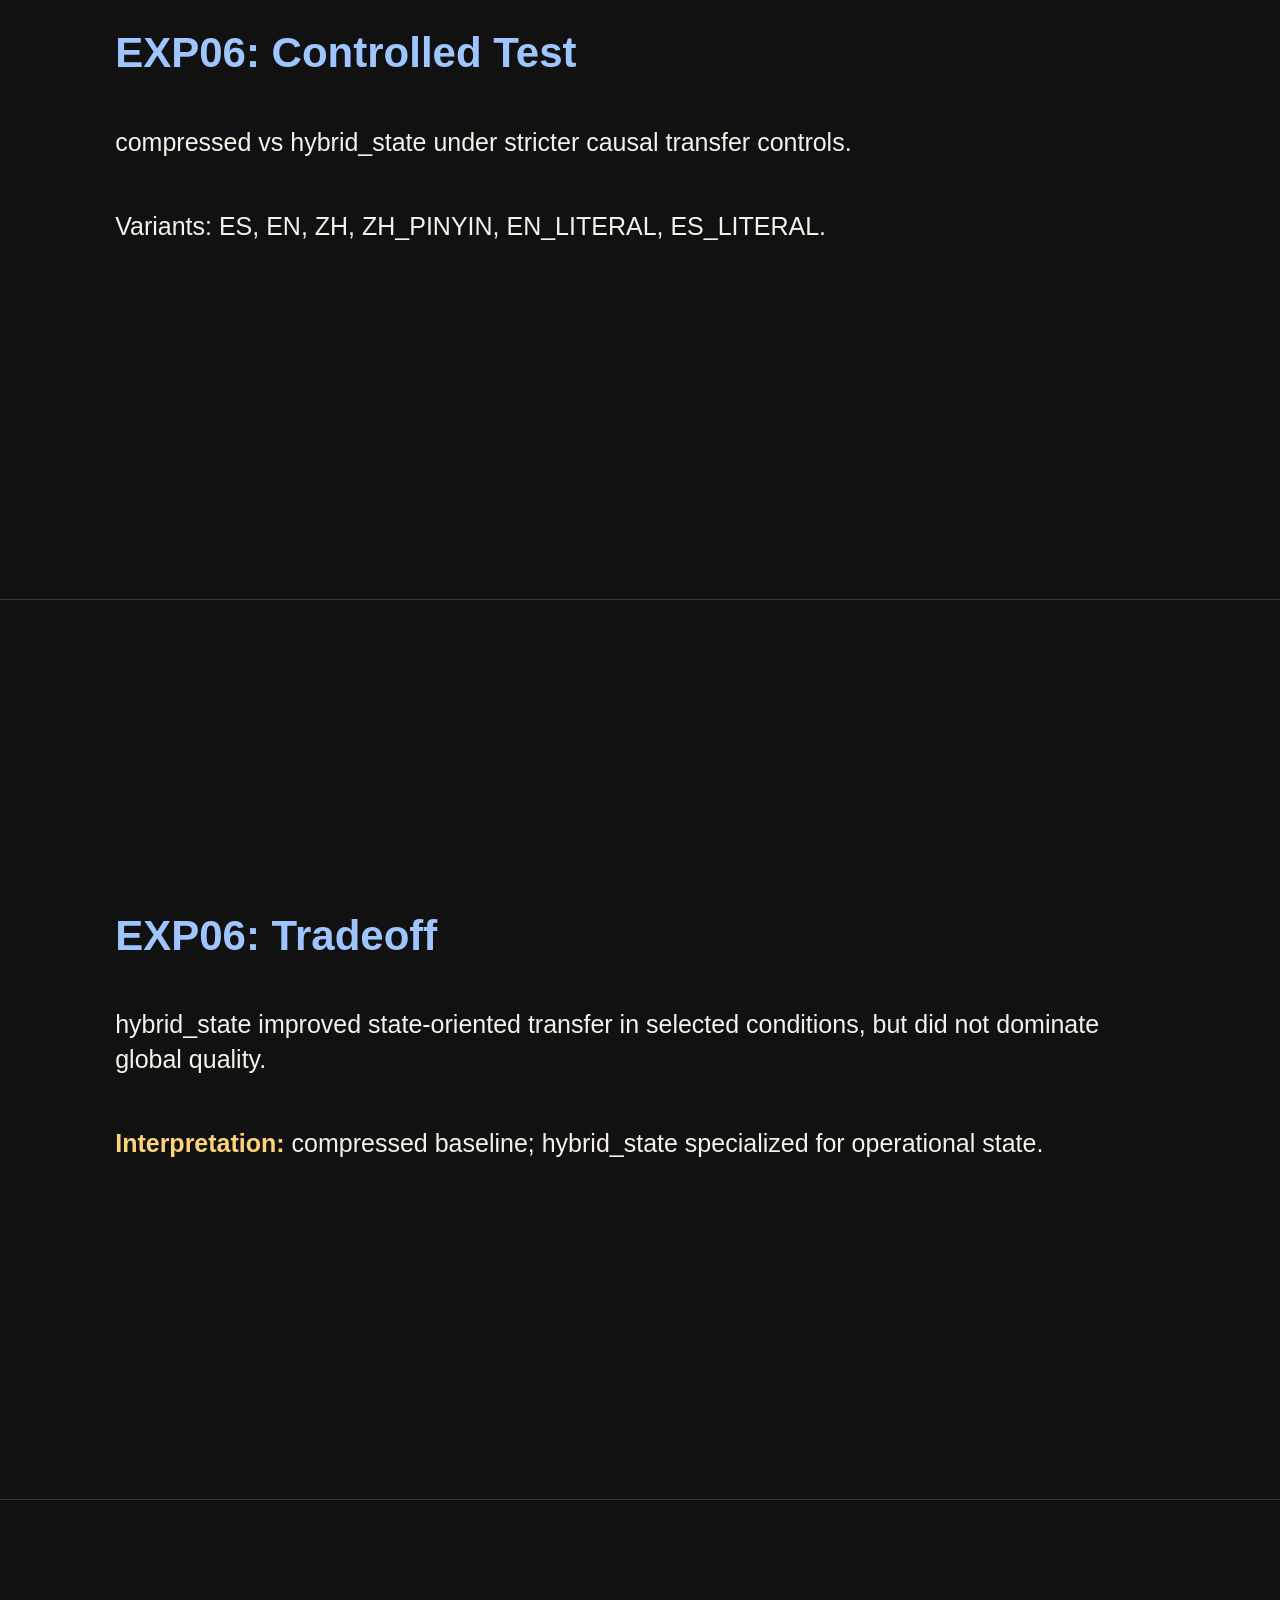
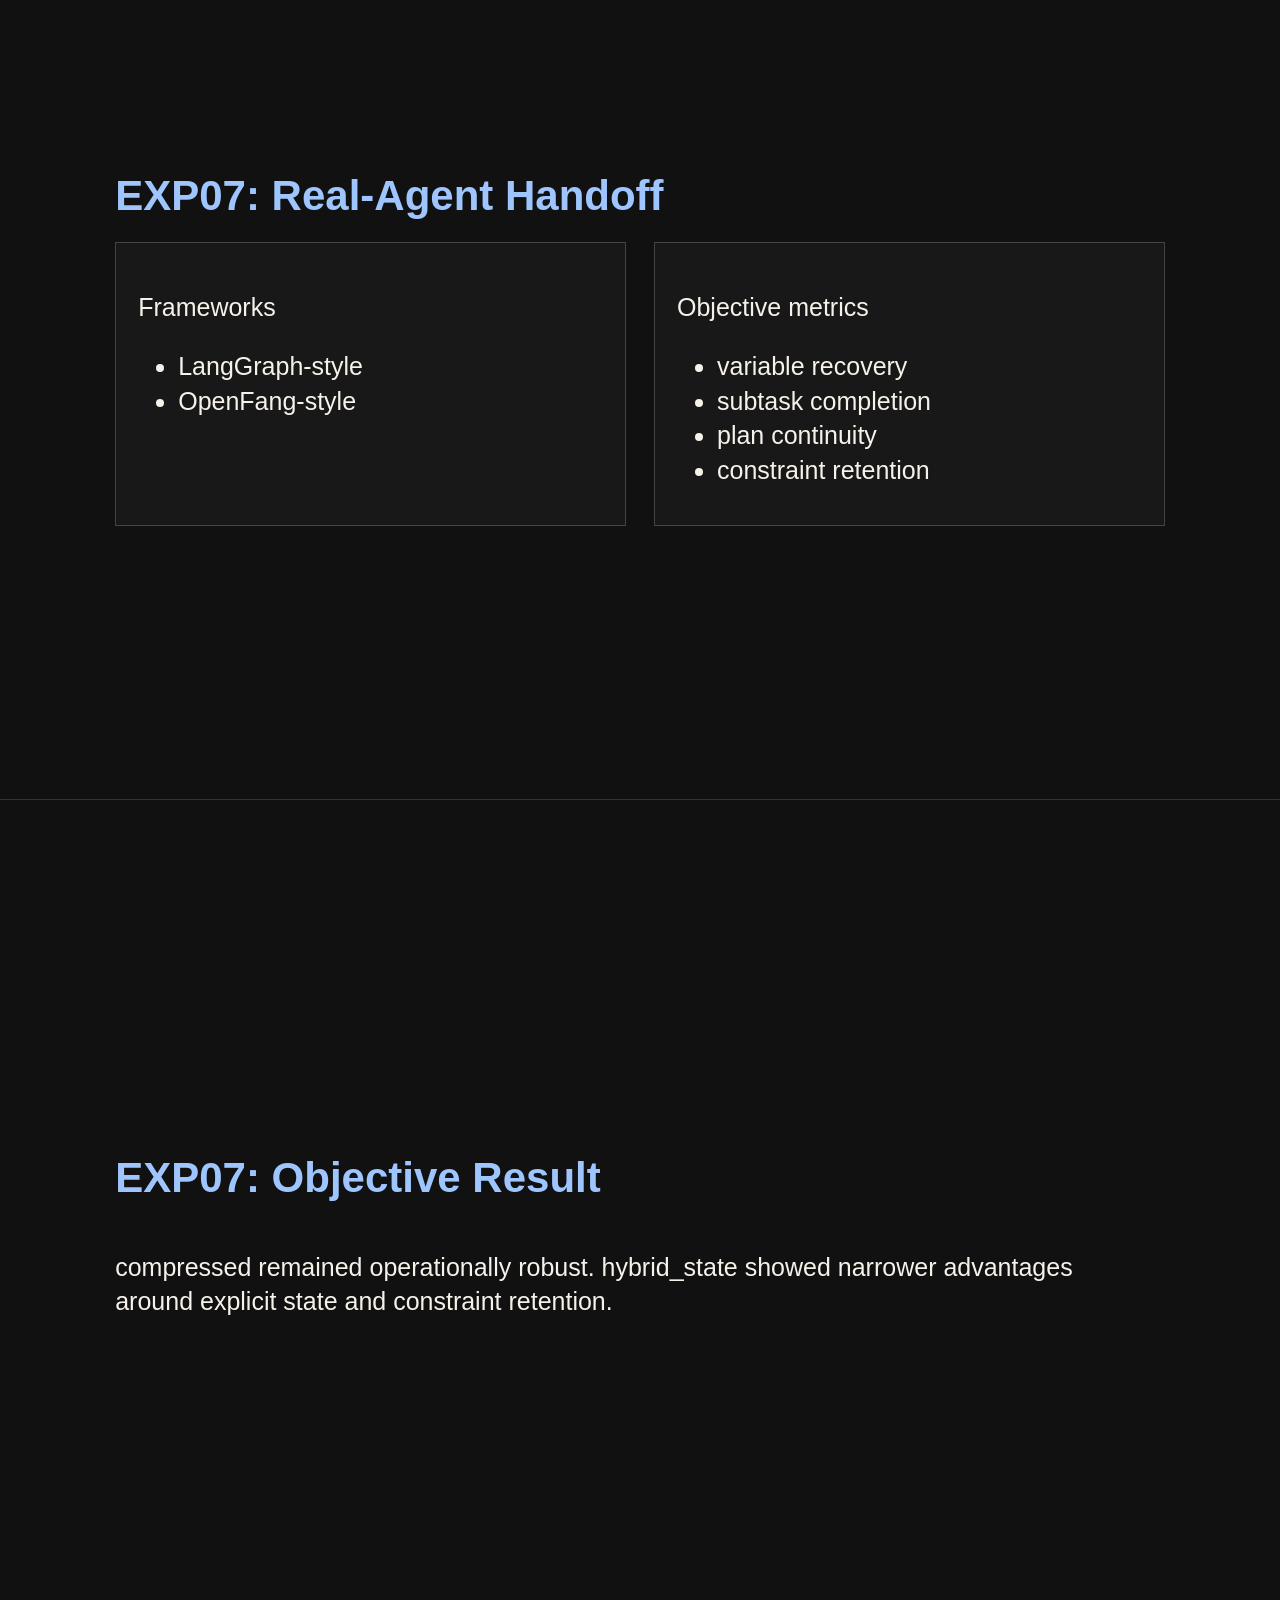
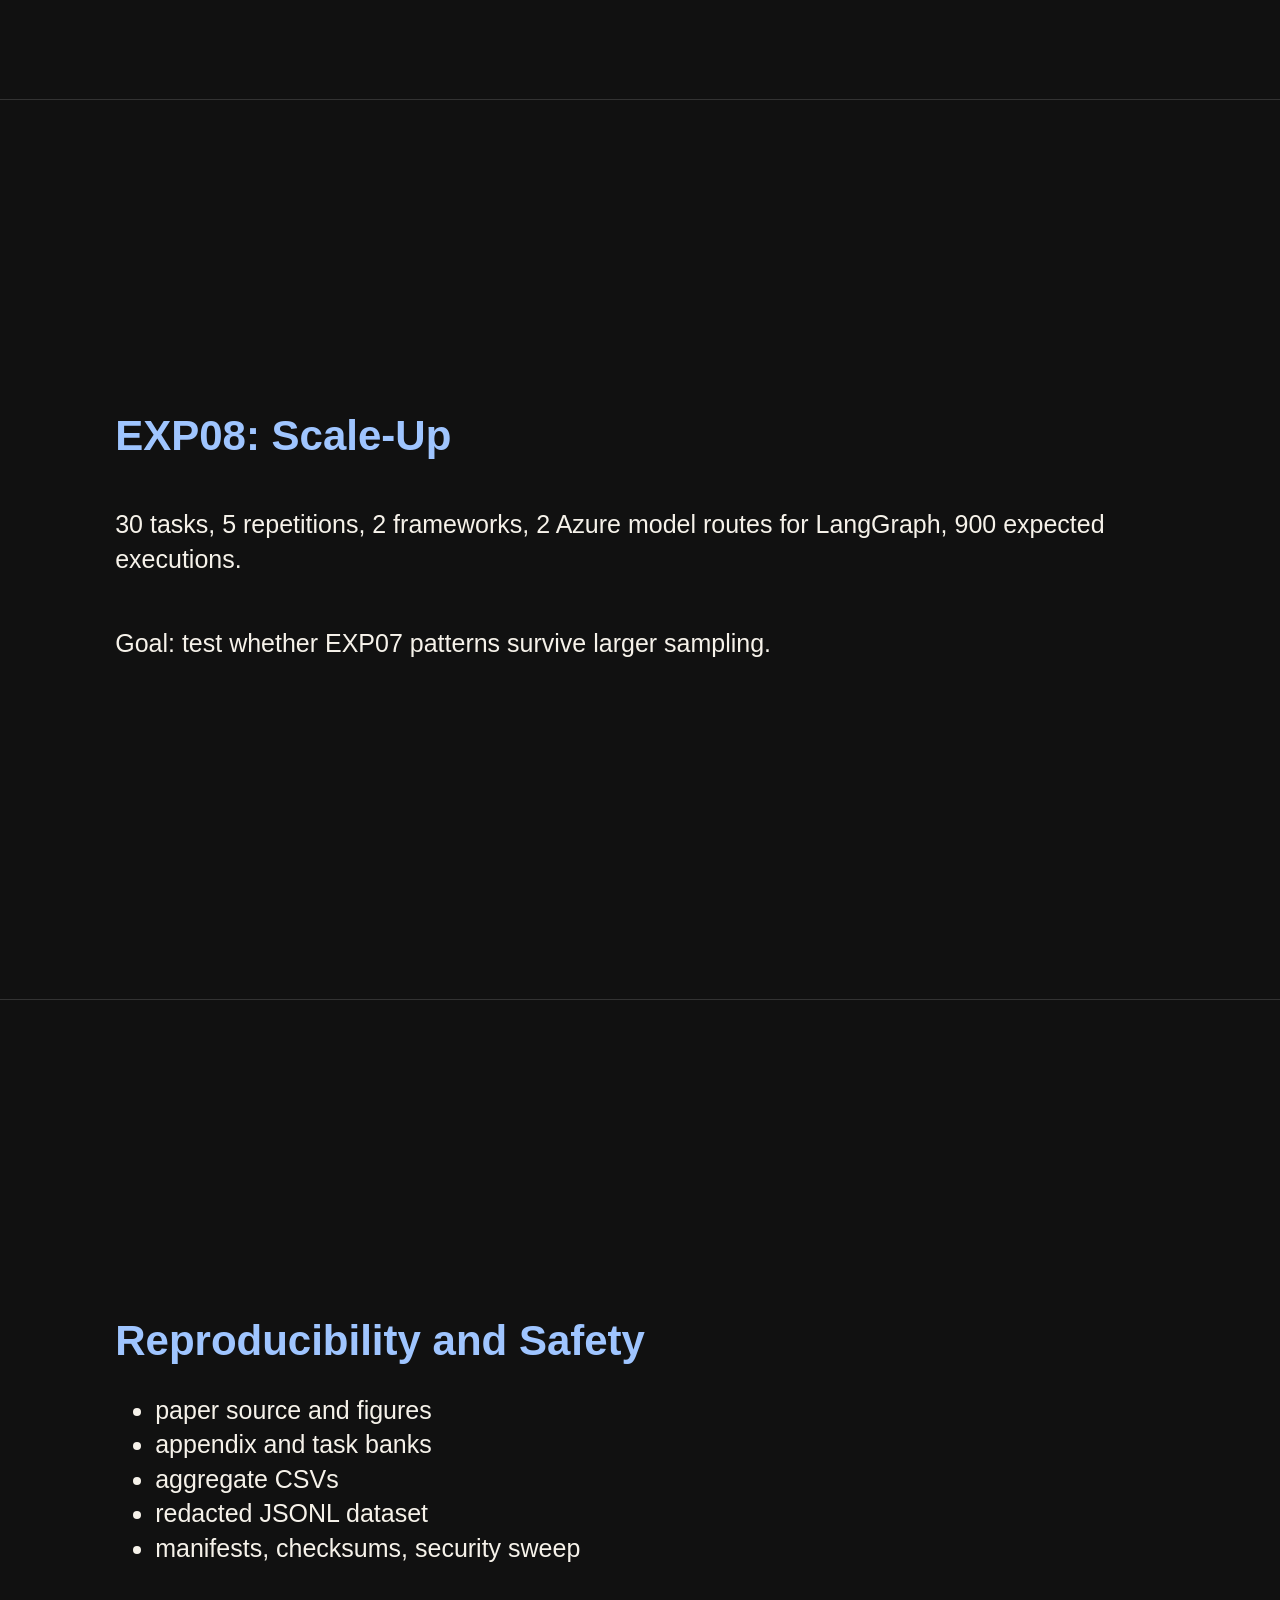
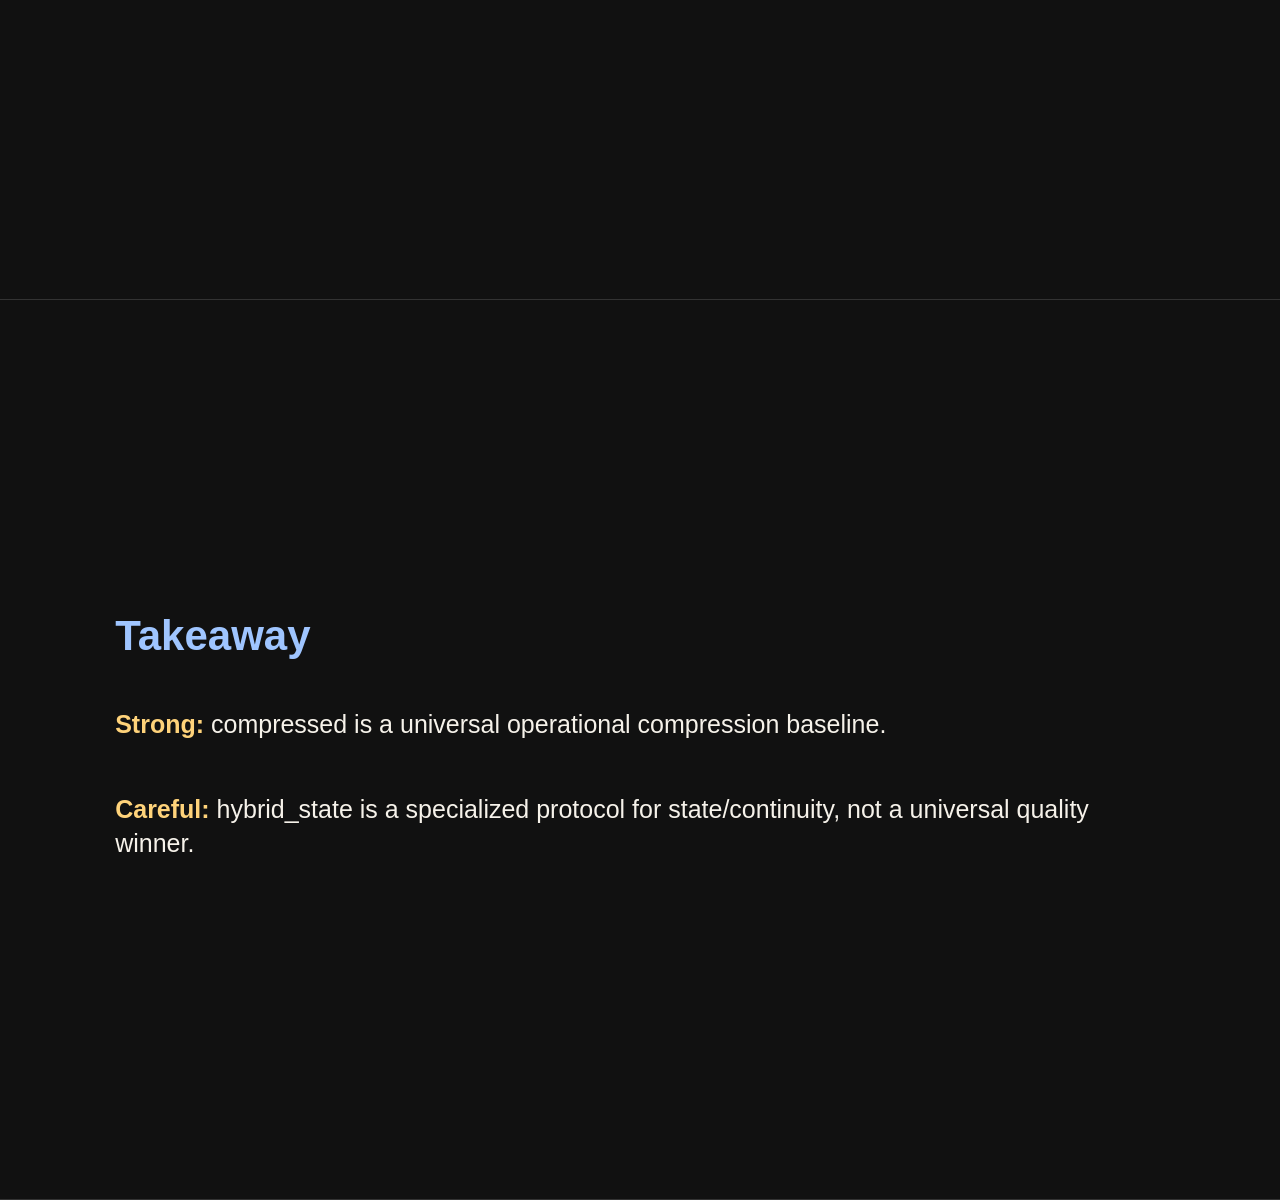
<file: reproducibility_repo/public_release_safe_exp05_exp10/appendix/EXP05_EXP08_PRESENTATION_SLIDES.html>
<!doctype html>
<html lang="en">
<head>
  <meta charset="utf-8">
  <meta name="viewport" content="width=device-width, initial-scale=1">
  <title>Symbolic Compression Protocols</title>
  <style>
    body{margin:0;background:#111;color:#f6f2ea;font-family:Arial,Helvetica,sans-serif}
    section{min-height:100vh;box-sizing:border-box;padding:7vh 9vw;display:flex;flex-direction:column;justify-content:center;border-bottom:1px solid #333}
    h1{font-size:54px;line-height:1.02;margin:0 0 28px}
    h2{font-size:42px;line-height:1.08;margin:0 0 24px;color:#9fc5ff}
    p,li{font-size:25px;line-height:1.38;max-width:1040px}
    ul{margin-top:6px}
    strong{color:#ffd37a}
    .kicker{font-size:18px;letter-spacing:.08em;text-transform:uppercase;color:#aaa;margin-bottom:18px}
    .grid{display:grid;grid-template-columns:1fr 1fr;gap:28px;max-width:1100px}
    .box{border:1px solid #444;padding:22px;background:#181818}
    .small{font-size:20px;color:#ddd}
  </style>
</head>
<body>
  <section><div class="kicker">EXP05-EXP08</div><h1>Symbolic Compression Protocols for Multi-Agent Handoff</h1><p><strong>Core claim:</strong> compact protocols can be evaluated as operational state-transfer mechanisms, not just prompt compression tricks.</p></section>
  <section><h2>Problem</h2><p>Agents lose continuity when context is compressed, multilingual, transferred across models, or handed to another framework.</p><p>Question: can compact protocols preserve enough state for another agent to continue work?</p></section>
  <section><h2>Protocols</h2><ul><li>natural: normal prose</li><li>compressed: compact operational notes</li><li>hybrid_min: extreme symbolic compression</li><li>hybrid_state: compact structured state handoff</li></ul></section>
  <section><h2>EXP05: Broad Discovery</h2><p>ES / EN / ZH, multiple model families, four protocol modes, LLM-judge metrics.</p><p><strong>Finding:</strong> compressed was the strongest universal baseline; hybrid_state showed early continuity signal.</p></section>
  <section><h2>EXP05: Multilingual Signal</h2><p>ZH did not collapse under compression and sometimes scored better.</p><p class="small">Interpret as promising evidence for language/tokenization effects, not proof.</p></section>
  <section><h2>EXP06: Controlled Test</h2><p>compressed vs hybrid_state under stricter causal transfer controls.</p><p>Variants: ES, EN, ZH, ZH_PINYIN, EN_LITERAL, ES_LITERAL.</p></section>
  <section><h2>EXP06: Tradeoff</h2><p>hybrid_state improved state-oriented transfer in selected conditions, but did not dominate global quality.</p><p><strong>Interpretation:</strong> compressed baseline; hybrid_state specialized for operational state.</p></section>
  <section><h2>EXP07: Real-Agent Handoff</h2><div class="grid"><div class="box"><p>Frameworks</p><ul><li>LangGraph-style</li><li>OpenFang-style</li></ul></div><div class="box"><p>Objective metrics</p><ul><li>variable recovery</li><li>subtask completion</li><li>plan continuity</li><li>constraint retention</li></ul></div></div></section>
  <section><h2>EXP07: Objective Result</h2><p>compressed remained operationally robust. hybrid_state showed narrower advantages around explicit state and constraint retention.</p></section>
  <section><h2>EXP08: Scale-Up</h2><p>30 tasks, 5 repetitions, 2 frameworks, 2 Azure model routes for LangGraph, 900 expected executions.</p><p>Goal: test whether EXP07 patterns survive larger sampling.</p></section>
  <section><h2>Reproducibility and Safety</h2><ul><li>paper source and figures</li><li>appendix and task banks</li><li>aggregate CSVs</li><li>redacted JSONL dataset</li><li>manifests, checksums, security sweep</li></ul></section>
  <section><h2>Takeaway</h2><p><strong>Strong:</strong> compressed is a universal operational compression baseline.</p><p><strong>Careful:</strong> hybrid_state is a specialized protocol for state/continuity, not a universal quality winner.</p></section>
</body>
</html>
</file>
<file: docs/styles.css>
:root {
  --bg: #ffffff;
  --ink: #111318;
  --muted: #5e6572;
  --line: #dfe3ea;
  --soft: #f5f7fa;
  --blue: #1f5ec7;
  --blue-soft: #eaf2ff;
  --green: #2f8f4e;
  --amber: #c77614;
  --dark: #151922;
  --shadow: 0 18px 45px rgba(28, 39, 58, .12);
}

* { box-sizing: border-box; }

html { scroll-behavior: smooth; }

body {
  margin: 0;
  color: var(--ink);
  background: var(--bg);
  font-family: Inter, ui-sans-serif, system-ui, -apple-system, BlinkMacSystemFont, "Segoe UI", sans-serif;
}

a { color: inherit; text-decoration: none; }

.topbar {
  position: sticky;
  top: 0;
  z-index: 20;
  display: flex;
  align-items: center;
  gap: 28px;
  min-height: 74px;
  padding: 14px 34px;
  background: rgba(255, 255, 255, .94);
  border-bottom: 1px solid var(--line);
  backdrop-filter: blur(16px);
}

.brand { min-width: 310px; }
.brand-title { display: block; font-weight: 800; font-size: 20px; letter-spacing: 0; }
.brand-subtitle { display: block; color: var(--muted); font-size: 12px; margin-top: 3px; }

.nav {
  display: flex;
  gap: 26px;
  align-items: center;
  margin-left: auto;
  color: #1f2630;
  font-size: 14px;
  font-weight: 650;
}

.nav a { padding: 25px 0 22px; border-bottom: 2px solid transparent; }
.nav a:hover { color: var(--blue); border-bottom-color: var(--blue); }

.repo-link {
  padding: 15px 20px;
  background: #050608;
  color: #fff;
  font-weight: 750;
  border-radius: 4px;
  box-shadow: var(--shadow);
}

.section {
  padding: 76px 34px;
  max-width: 1480px;
  margin: 0 auto;
}

.hero {
  display: grid;
  grid-template-columns: minmax(360px, .85fr) minmax(620px, 1.15fr);
  gap: 44px;
  align-items: center;
  min-height: calc(100vh - 74px);
}

.section-label {
  margin: 0 0 20px;
  color: var(--amber);
  text-transform: uppercase;
  font-size: 14px;
  font-weight: 850;
}

h1, h2, h3, p { letter-spacing: 0; }

h1 {
  margin: 0;
  max-width: 650px;
  font-size: clamp(44px, 5vw, 76px);
  line-height: .98;
  font-weight: 880;
}

h2 {
  margin: 0;
  font-size: clamp(31px, 3vw, 46px);
  line-height: 1.08;
}

h3 { margin: 0; font-size: 22px; }

.lead {
  max-width: 680px;
  margin: 28px 0 28px;
  font-size: 21px;
  line-height: 1.48;
  color: #3c4451;
}

.lead strong, .lead a { color: var(--blue); }

.hero-actions { display: flex; gap: 14px; flex-wrap: wrap; margin-bottom: 34px; }

.button {
  display: inline-flex;
  min-height: 50px;
  align-items: center;
  justify-content: center;
  padding: 0 21px;
  border-radius: 4px;
  font-weight: 800;
  border: 1px solid var(--blue);
}

.button.primary { background: var(--blue); color: white; }
.button.secondary { background: white; color: var(--blue); }

.proof-list {
  list-style: none;
  padding: 0;
  margin: 0;
  max-width: 580px;
  border-top: 1px solid var(--line);
}

.proof-list li {
  display: grid;
  gap: 5px;
  padding: 15px 0;
  border-bottom: 1px solid var(--line);
}

.proof-list strong { font-size: 15px; }
.proof-list span { color: var(--muted); font-size: 14px; line-height: 1.35; }

.run-line { margin-top: 28px; color: #2e3540; font-size: 13px; font-weight: 700; }

.ops-panel {
  border: 1px solid #c9d0db;
  background: white;
  box-shadow: var(--shadow);
}

.ops-header {
  display: flex;
  align-items: center;
  justify-content: space-between;
  padding: 19px 22px;
  background: linear-gradient(135deg, #141925, #232a36);
  color: white;
  font-weight: 800;
}

.status-dot {
  position: relative;
  color: #cfd8e8;
  font-size: 13px;
  font-weight: 650;
}

.status-dot::before {
  content: "";
  display: inline-block;
  width: 8px;
  height: 8px;
  margin-right: 8px;
  border-radius: 50%;
  background: #57b867;
}

.ops-grid {
  display: grid;
  grid-template-columns: 260px 1fr;
  min-height: 650px;
}

.file-tree {
  padding: 18px;
  background: #f8fafc;
  border-right: 1px solid var(--line);
}

.tree-root { margin: 0 0 15px; color: var(--muted); font-family: ui-monospace, SFMono-Regular, Consolas, monospace; font-size: 13px; }

.file-tree ul { list-style: none; padding: 0; margin: 0; }
.file-tree li {
  display: flex;
  justify-content: space-between;
  align-items: center;
  padding: 12px 0;
  color: #262d38;
  font-weight: 700;
  font-size: 14px;
}

.file-tree i {
  width: 9px;
  height: 9px;
  border-radius: 50%;
  background: #61b268;
}

.protocol-card {
  margin-top: 26px;
  padding: 17px;
  border: 1px solid var(--line);
  background: white;
}

.protocol-card span, .current-op span, .metric-grid span {
  display: block;
  color: var(--muted);
  font-size: 12px;
  font-weight: 800;
}

.protocol-card strong {
  display: block;
  margin: 8px 0;
  color: var(--blue);
  font-size: 24px;
}

.protocol-card small { color: #3e4654; line-height: 1.4; }

.operation-feed { padding: 22px; }

.current-op {
  padding: 16px 18px;
  background: var(--soft);
  border: 1px solid var(--line);
}

.current-op strong { display: block; margin-top: 6px; color: var(--blue); }
.current-op small { display: block; margin-top: 6px; color: var(--muted); }

.metric-grid {
  display: grid;
  grid-template-columns: repeat(2, minmax(180px, 1fr));
  gap: 16px;
  margin-top: 22px;
}

.metric-grid article {
  padding: 22px;
  border: 1px solid var(--line);
  background: white;
}

.metric-grid strong {
  display: block;
  margin: 12px 0 8px;
  color: var(--green);
  font-size: 40px;
  line-height: 1;
}

.metric-grid strong.amber { color: var(--amber); }
.metric-grid small { color: var(--muted); font-weight: 650; }

.handoff-list {
  margin-top: 24px;
  border-top: 1px solid var(--line);
}

.handoff-list div {
  display: flex;
  justify-content: space-between;
  padding: 15px 0;
  border-bottom: 1px solid var(--line);
  color: #2c3440;
  font-weight: 700;
}

.handoff-list b {
  min-width: 44px;
  text-align: center;
  color: var(--green);
  background: #eaf6ec;
  border-radius: 4px;
}

.section-heading {
  max-width: 840px;
  margin: 0 auto 46px;
  text-align: center;
}

.section-heading p:not(.section-label) {
  color: var(--muted);
  font-size: 18px;
  line-height: 1.5;
}

.section-heading.narrow { max-width: 760px; }

.timeline {
  display: grid;
  grid-template-columns: repeat(4, 1fr);
  gap: 22px;
}

.timeline article, .artifact-grid article {
  min-height: 245px;
  padding: 24px;
  border: 1px solid var(--line);
  background: white;
}

.timeline article.highlight {
  border-color: #e1ad55;
  background: #fffaf1;
}

.timeline article.highlight.blue {
  border-color: #98bbea;
  background: #f1f7ff;
}

.timeline article.highlight.green {
  border-color: #95d2aa;
  background: #f2fbf5;
}

.timeline span {
  color: var(--blue);
  font-size: 13px;
  font-weight: 900;
}

.timeline article.highlight span { color: var(--amber); }
.timeline h3 { margin-top: 12px; }
.timeline p { color: var(--muted); line-height: 1.5; }
.timeline strong { display: block; margin-top: 22px; color: var(--blue); }
.timeline .highlight strong { color: var(--amber); }

.core-finding {
  margin: 30px 0 0;
  padding: 20px 24px;
  background: var(--blue-soft);
  border-left: 4px solid var(--blue);
  color: #233348;
  font-weight: 700;
}

.exp11-highlight {
  max-width: 1240px;
  background: linear-gradient(180deg, #f8fbff 0%, #fff 42%);
  border-top: 1px solid var(--line);
  border-bottom: 1px solid var(--line);
}

.exp13-highlight {
  max-width: 1240px;
  background: linear-gradient(180deg, #f4fbf6 0%, #fff 44%);
  border-top: 1px solid var(--line);
  border-bottom: 1px solid var(--line);
}

.result-grid {
  display: grid;
  grid-template-columns: repeat(3, 1fr);
  gap: 20px;
  margin-bottom: 24px;
}

.result-card {
  min-height: 240px;
  padding: 26px;
  border: 1px solid var(--line);
  background: white;
  box-shadow: 0 12px 28px rgba(28, 39, 58, .08);
}

.result-label {
  display: block;
  color: var(--blue);
  font-size: 13px;
  font-weight: 900;
  text-transform: uppercase;
}

.score {
  display: block;
  margin: 17px 0 16px;
  color: var(--dark);
  font-size: clamp(30px, 4vw, 48px);
  line-height: 1;
}

.result-card p {
  margin: 0;
  color: var(--muted);
  line-height: 1.52;
}

.comparison-table {
  border: 1px solid var(--line);
  background: white;
}

.metrics-section { max-width: 1180px; }

.metrics-table {
  border: 1px solid var(--line);
  background: white;
}

.row {
  display: grid;
  grid-template-columns: 280px 1fr 90px;
  gap: 20px;
  padding: 17px 22px;
  border-bottom: 1px solid var(--line);
  align-items: center;
}

.row:last-child { border-bottom: 0; }
.row.header { background: #151922; color: white; font-weight: 850; }
.row span:first-child { font-family: ui-monospace, SFMono-Regular, Consolas, monospace; font-weight: 800; }
.row:not(.header) span:nth-child(2) { color: var(--muted); }
.row:not(.header) span:last-child { color: var(--green); font-weight: 900; }

.artifact-grid {
  display: grid;
  grid-template-columns: repeat(3, 1fr);
  gap: 20px;
}

.artifact-grid article { min-height: 170px; background: #fbfcfe; }
.artifact-grid p { color: var(--muted); line-height: 1.5; }

.reproduce {
  display: grid;
  grid-template-columns: .78fr 1.22fr;
  gap: 42px;
  align-items: center;
}

.reproduce p:not(.section-label) {
  color: var(--muted);
  font-size: 18px;
  line-height: 1.5;
}

pre {
  margin: 0;
  padding: 26px;
  overflow: auto;
  background: #11151d;
  color: #e7edf8;
  border-radius: 4px;
  font-size: 14px;
  line-height: 1.65;
}

.claims {
  display: grid;
  grid-template-columns: 1fr 1fr;
  gap: 24px;
}

.claim-column {
  padding: 34px;
  border: 1px solid var(--line);
}

.claim-column.strong { background: #f2f8f4; border-color: #c9e5d1; }
.claim-column.careful { background: #fff8ee; border-color: #efd5aa; }

.claim-column ul { margin: 22px 0 0; padding-left: 20px; }
.claim-column li { margin: 12px 0; color: #303846; line-height: 1.45; }

.footer {
  display: flex;
  justify-content: space-between;
  gap: 20px;
  padding: 28px 34px;
  color: #cbd3df;
  background: #11151d;
  font-size: 14px;
}

@media (max-width: 1100px) {
  .topbar { flex-wrap: wrap; gap: 16px; }
  .nav {
    order: 3;
    width: 100%;
    margin-left: 0;
    overflow-x: auto;
    gap: 18px;
  }
  .nav a { padding: 8px 0 10px; white-space: nowrap; }
  .hero, .reproduce, .claims { grid-template-columns: 1fr; }
  .ops-grid { grid-template-columns: 1fr; }
  .file-tree { border-right: 0; border-bottom: 1px solid var(--line); }
  .timeline, .artifact-grid, .result-grid { grid-template-columns: repeat(2, 1fr); }
  .hero { min-height: auto; }
}

@media (max-width: 720px) {
  .topbar { align-items: flex-start; padding: 14px 18px; }
  .brand { min-width: 0; }
  .repo-link { display: none; }
  .section { padding: 56px 18px; }
  h1 { font-size: 43px; }
  .lead { font-size: 18px; }
  .hero-actions { flex-direction: column; align-items: stretch; }
  .button { width: 100%; }
  .metric-grid, .timeline, .artifact-grid, .result-grid { grid-template-columns: 1fr; }
  .row { grid-template-columns: 1fr; gap: 6px; }
  .ops-header, .handoff-list div { align-items: flex-start; flex-direction: column; gap: 8px; }
  .result-card { min-height: 0; }
  .footer { flex-direction: column; }
}
</file>
